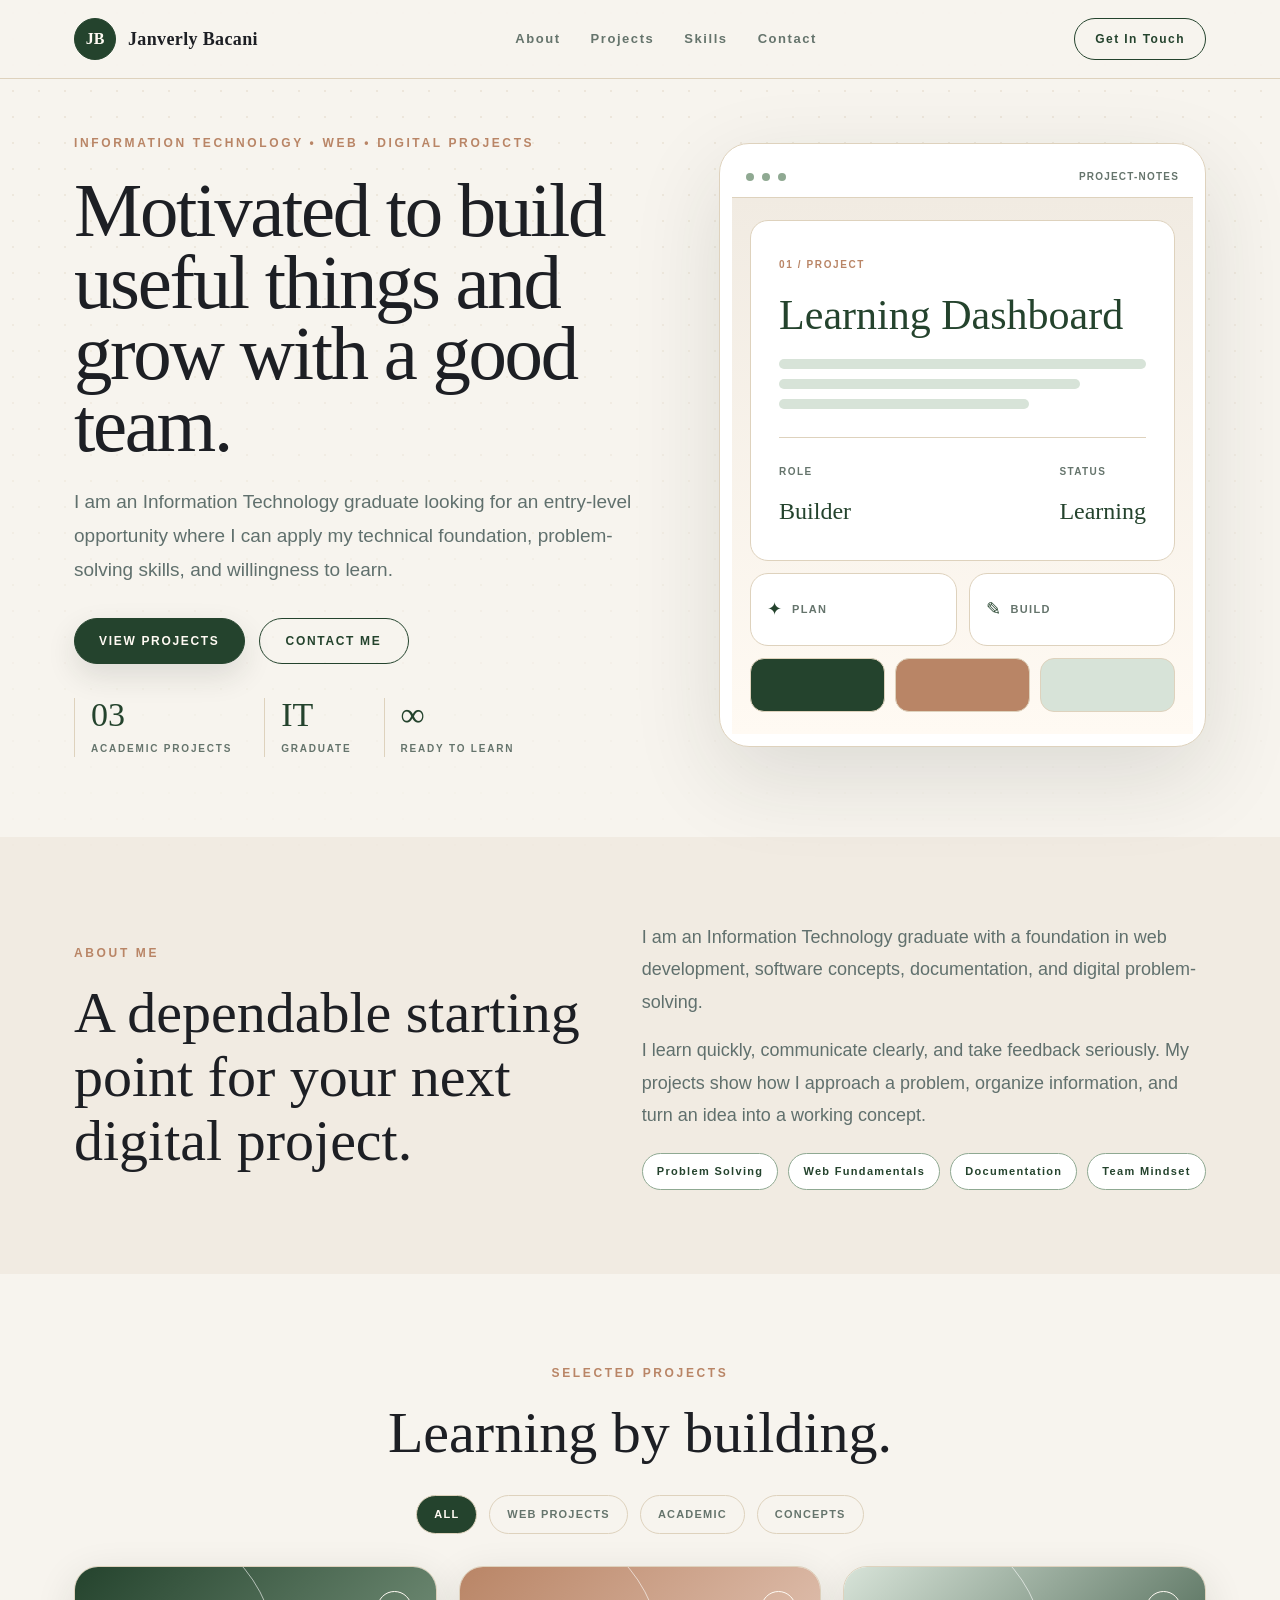
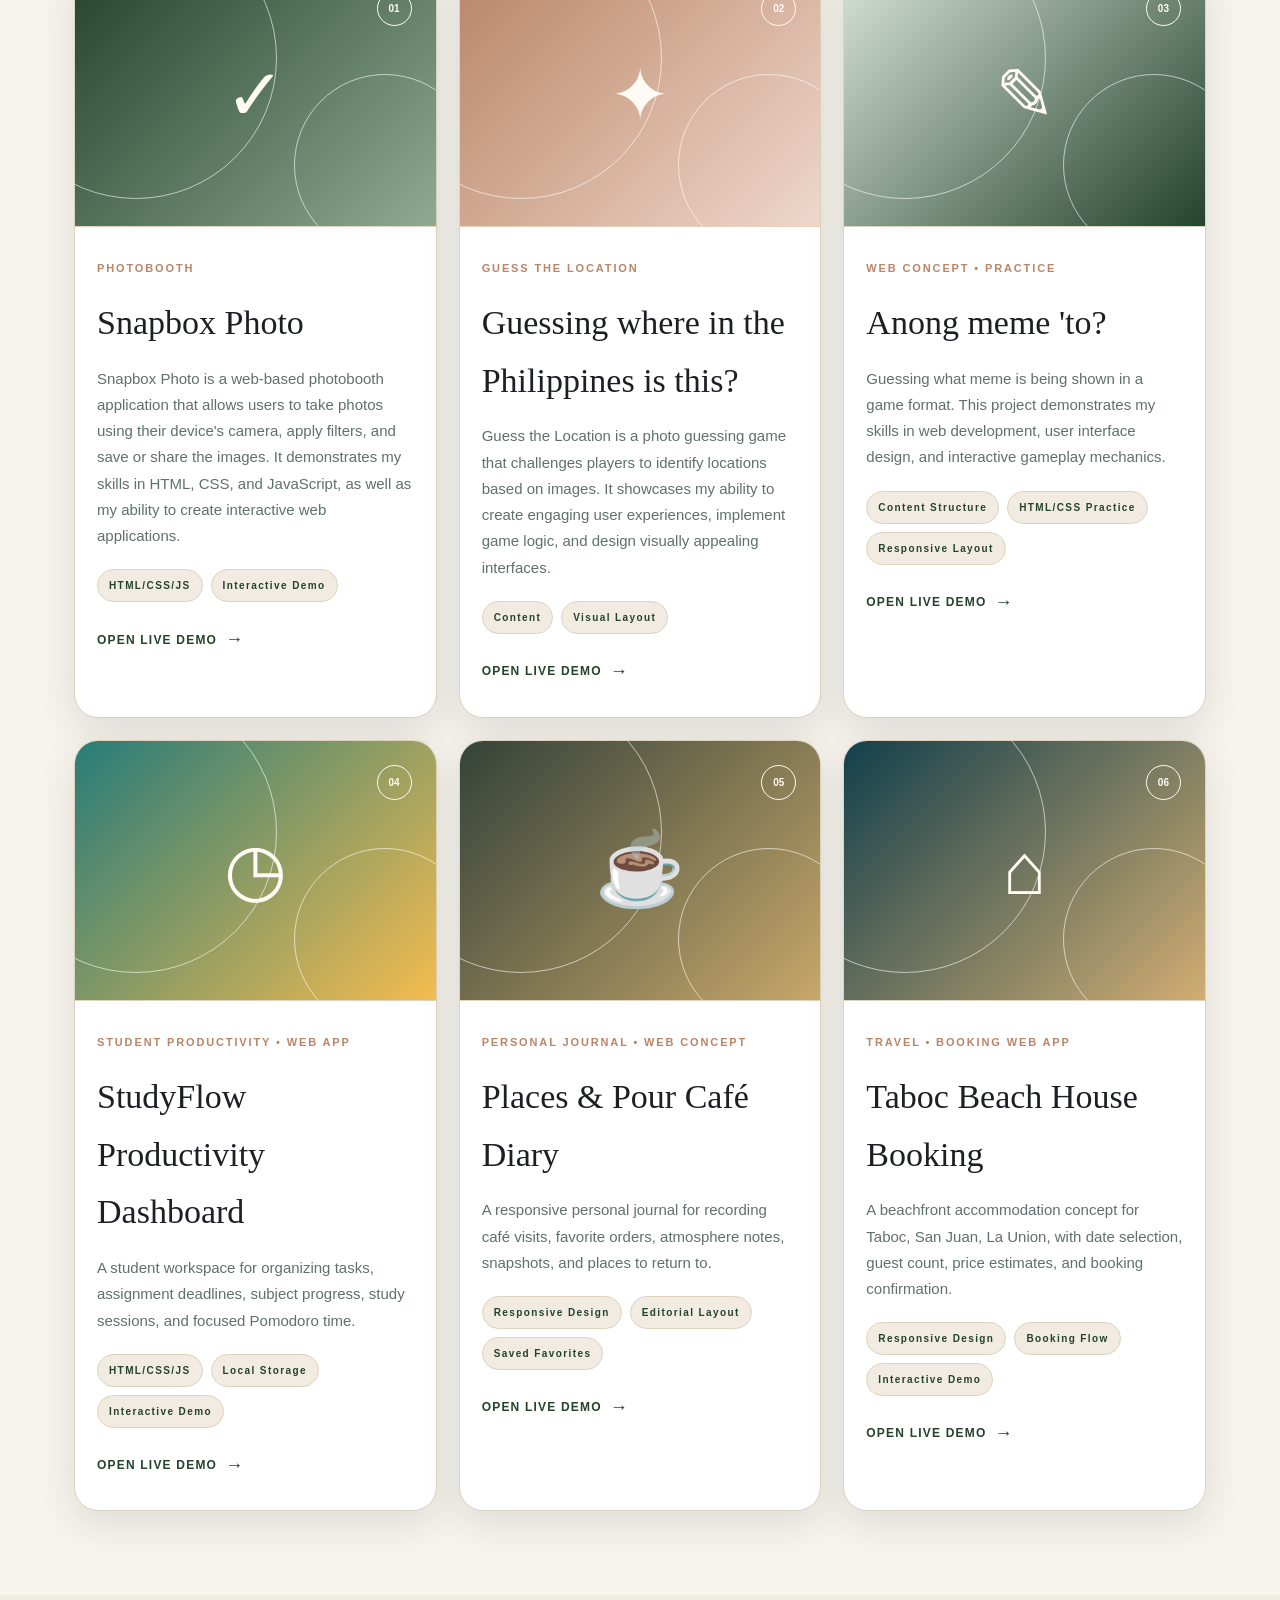
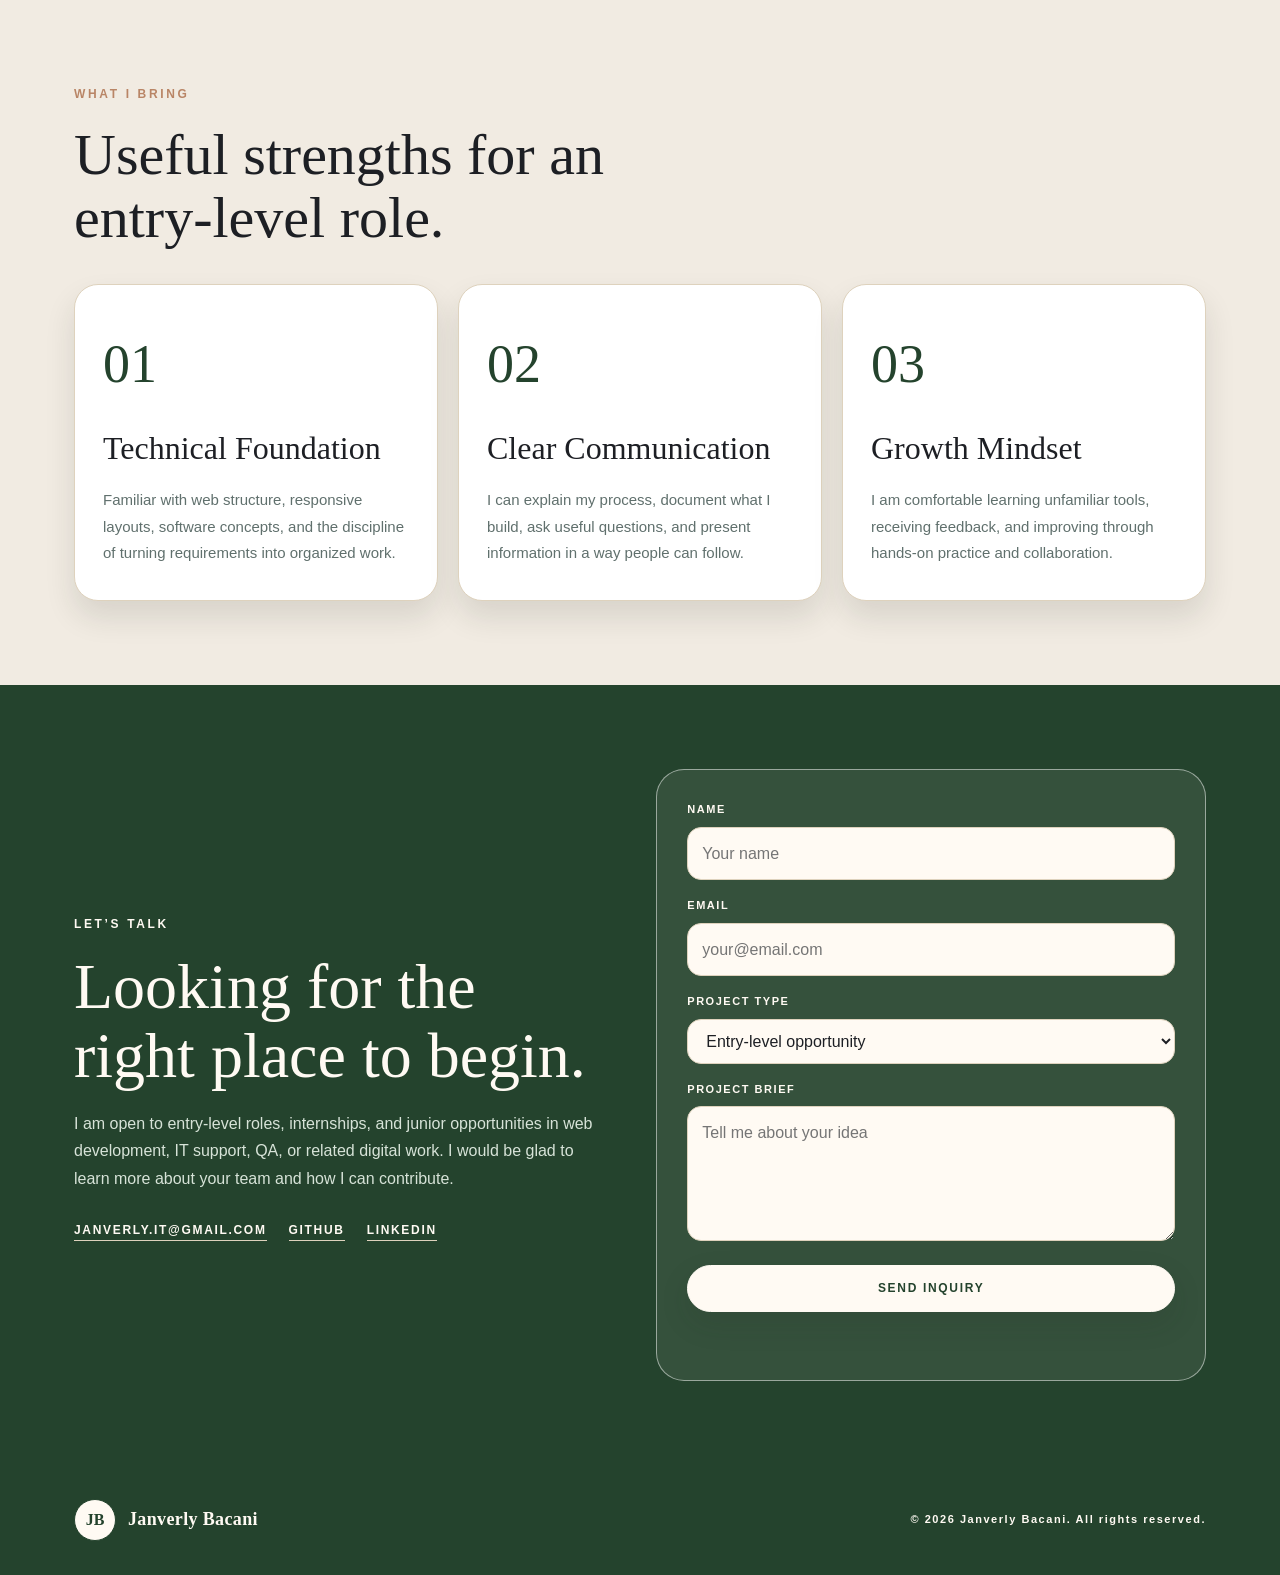
<file: index.html>
<!DOCTYPE html>
<html lang="en">
<head>
    <meta charset="UTF-8" />
    <meta name="viewport" content="width=device-width, initial-scale=1.0" />
    <meta name="description" content="Janverly Bacani — Information Technology graduate and aspiring web developer." />
    <title>Janverly Bacani | Information Technology Graduate</title>
    <link rel="stylesheet" href="style.css" />
</head>
<body>

<header class="site-header">
    <div class="container nav-wrap">
        <a class="brand" href="#home" aria-label="Janverly Bacani">
            <span class="brand-mark">JB</span>
            <span class="brand-text">Janverly Bacani</span>
        </a>

        <button class="nav-toggle" id="navToggle" aria-label="Open navigation" aria-controls="mainNav" aria-expanded="false">
            <span></span>
            <span></span>
            <span></span>
        </button>

        <nav class="main-nav" id="mainNav">
            <a href="#about">About</a>
            <a href="#work">Projects</a>
            <a href="#services">Skills</a>
            <a href="#contact">Contact</a>
        </nav>

        <a class="nav-cta" href="#contact">Get In Touch</a>
    </div>
</header>

<main>

<section class="hero" id="home">
    <div class="container hero-grid">
        <section class="hero-copy">
            <div class="hero-kicker">INFORMATION TECHNOLOGY • WEB • DIGITAL PROJECTS</div>
            <h1>Motivated to build useful things and grow with a good team.</h1>
            <p class="hero-lede">
                I am an Information Technology graduate looking for an entry-level opportunity
                where I can apply my technical foundation, problem-solving skills, and willingness to learn.
            </p>

            <div class="hero-actions">
                <a class="btn btn-primary" href="#work">View Projects</a>
                <a class="btn btn-secondary" href="#contact">Contact Me</a>
            </div>

            <div class="hero-stats">
                <div>
                    <span class="stat-number">03</span>
                    <span class="stat-label">Academic Projects</span>
                </div>
                <div>
                    <span class="stat-number">IT</span>
                    <span class="stat-label">Graduate</span>
                </div>
                <div>
                    <span class="stat-number">∞</span>
                    <span class="stat-label">Ready To Learn</span>
                </div>
            </div>
        </section>

        <aside class="hero-panel" aria-label="Project portfolio preview">
            <div class="hero-panel-card">
                <div class="panel-top">
                    <span class="panel-dot"></span>
                    <span class="panel-dot"></span>
                    <span class="panel-dot"></span>
                    <span class="panel-title">project-notes</span>
                </div>

                <div class="portfolio-preview">
                    <div class="preview-card preview-main">
                        <span class="preview-tag">01 / PROJECT</span>
                        <h3>Learning Dashboard</h3>
                        <div class="preview-lines">
                            <span></span>
                            <span></span>
                            <span></span>
                        </div>
                        <div class="preview-metrics">
                            <div>
                                <span class="metric-label">ROLE</span>
                                <span class="metric-value">Builder</span>
                            </div>
                            <div>
                                <span class="metric-label">STATUS</span>
                                <span class="metric-value">Learning</span>
                            </div>
                        </div>
                    </div>

                    <div class="preview-split">
                        <div class="preview-card small-card">
                            <span class="mini-icon">✦</span>
                            <span class="mini-label">Plan</span>
                        </div>
                        <div class="preview-card small-card">
                            <span class="mini-icon">✎</span>
                            <span class="mini-label">Build</span>
                        </div>
                    </div>

                    <div class="preview-grid">
                        <span class="grid-block grid-one"></span>
                        <span class="grid-block grid-two"></span>
                        <span class="grid-block grid-three"></span>
                    </div>
                </div>
            </div>
        </aside>
    </div>
</section>

<section class="section intro" id="about">
    <div class="container intro-grid">
        <div class="section-heading">
            <span class="section-label">About Me</span>
            <h2>A dependable starting point for your next digital project.</h2>
        </div>
        <div class="intro-copy">
            <p>
                I am an Information Technology graduate with a foundation in web development,
                software concepts, documentation, and digital problem-solving.
            </p>
            <p>
                I learn quickly, communicate clearly, and take feedback seriously. My projects
                show how I approach a problem, organize information, and turn an idea into a
                working concept.
            </p>

            <div class="about-tags">
                <span>Problem Solving</span>
                <span>Web Fundamentals</span>
                <span>Documentation</span>
                <span>Team Mindset</span>
            </div>
        </div>
    </div>
</section>

<section class="section portfolio" id="work">
    <div class="container">
        <div class="section-heading centered">
            <span class="section-label">Selected Projects</span>
            <h2>Learning by building.</h2>
        </div>

        <div class="filter-bar">
            <button class="filter-chip active" data-filter="all">All</button>
            <button class="filter-chip" data-filter="web">Web Projects</button>
            <button class="filter-chip" data-filter="academic">Academic</button>
            <button class="filter-chip" data-filter="concept">Concepts</button>
        </div>

        <div class="portfolio-grid">
            <article class="portfolio-card featured-project" data-category="web academic">
                <a class="project-image project-dashboard" href="photobooth-proj/index.html" aria-label="Open TestFlow QA test management system">
                    <span class="project-number">01</span>
                    <span class="project-icon">✓</span>
                </a>
                <div class="project-content">
                    <span class="project-type">Photobooth</span>
                    <h3>Snapbox Photo</h3>
                    <p>
                        Snapbox Photo is a web-based photobooth application that allows 
                        users to take photos using their device's camera, apply filters, 
                        and save or share the images. It demonstrates my skills in HTML, 
                        CSS, and JavaScript, as well as my ability to create interactive 
                        web applications.
                    </p>
                    <div class="project-meta">
                        <span>HTML/CSS/JS</span>
                        <span>Interactive Demo</span>
                    </div>
                    <a class="project-link" href="photobooth-proj/index.html">Open live demo <span>→</span></a>
                </div>
            </article>

            <article class="portfolio-card" data-category="academic concept">
                <div class="project-image project-brand">
                    <span class="project-number">02</span>
                    <span class="project-icon">✦</span>
                </div>
                <div class="project-content">
                    <span class="project-type">Guess the Location</span>
                    <h3>Guessing where in the Philippines is this?</h3>
                    <p>
                        Guess the Location is a photo guessing game that challenges players 
                        to identify locations based on images. It showcases my ability to 
                        create engaging user experiences, implement game logic, and design 
                        visually appealing interfaces.
                    </p>
                    <div class="project-meta">
                        <span>Content</span>
                        <span>Visual Layout</span>
                    </div>
                    <a class="project-link" href="guess-loc/index.html">Open live demo <span>→</span></a>
                </div>
            </article>

            <article class="portfolio-card" data-category="web concept">
                <div class="project-image project-mobile">
                    <span class="project-number">03</span>
                    <span class="project-icon">✎</span>
                </div>
                <div class="project-content">
                    <span class="project-type">WEB CONCEPT • PRACTICE</span>
                    <h3>Anong meme 'to?</h3>
                    <p>
                        Guessing what meme is being shown in a game format. 
                        This project demonstrates my skills in web development, 
                        user interface design, and interactive gameplay mechanics.
                    </p>
                    <div class="project-meta">
                        <span>Content Structure</span>
                        <span>HTML/CSS Practice</span>
                        <span>Responsive Layout</span>
                    </div>
                    <a class="project-link" href="brainrot-game/index.html">Open live demo <span>→</span></a>
                </div>
            </article>

            <article class="portfolio-card" data-category="web academic">
                <a class="project-image project-study" href="Student-dash/index.html" aria-label="Open StudyFlow student productivity dashboard">
                    <span class="project-number">04</span>
                    <span class="project-icon">◷</span>
                </a>
                <div class="project-content">
                    <span class="project-type">STUDENT PRODUCTIVITY • WEB APP</span>
                    <h3>StudyFlow Productivity Dashboard</h3>
                    <p>
                        A student workspace for organizing tasks, assignment deadlines,
                        subject progress, study sessions, and focused Pomodoro time.
                    </p>
                    <div class="project-meta">
                        <span>HTML/CSS/JS</span>
                        <span>Local Storage</span>
                        <span>Interactive Demo</span>
                    </div>
                    <a class="project-link" href="Student-dash/index.html">Open live demo <span>→</span></a>
                </div>
            </article>

            <article class="portfolio-card" data-category="web concept">
                <a class="project-image project-cafe" href="cafe/index.html" aria-label="Open Cafe Project website">
                    <span class="project-number">05</span>
                    <span class="project-icon">☕</span>
                </a>
                <div class="project-content">
                    <span class="project-type">PERSONAL JOURNAL • WEB CONCEPT</span>
                    <h3>Places & Pour Café Diary</h3>
                    <p>
                        A responsive personal journal for recording café visits, favorite
                        orders, atmosphere notes, snapshots, and places to return to.
                    </p>
                    <div class="project-meta">
                        <span>Responsive Design</span>
                        <span>Editorial Layout</span>
                        <span>Saved Favorites</span>
                    </div>
                    <a class="project-link" href="cafe/index.html">Open live demo <span>→</span></a>
                </div>
            </article>

            <article class="portfolio-card" data-category="web concept">
                <a class="project-image project-beach" href="transient/index.html" aria-label="Open Taboc Beach House booking website">
                    <span class="project-number">06</span>
                    <span class="project-icon">⌂</span>
                </a>
                <div class="project-content">
                    <span class="project-type">TRAVEL • BOOKING WEB APP</span>
                    <h3>Taboc Beach House Booking</h3>
                    <p>
                        A beachfront accommodation concept for Taboc, San Juan, La Union,
                        with date selection, guest count, price estimates, and booking confirmation.
                    </p>
                    <div class="project-meta">
                        <span>Responsive Design</span>
                        <span>Booking Flow</span>
                        <span>Interactive Demo</span>
                    </div>
                    <a class="project-link" href="transient/index.html">Open live demo <span>→</span></a>
                </div>
            </article>
        </div>
    </div>
</section>

<section class="section services" id="services">
    <div class="container">
        <div class="section-heading">
            <span class="section-label">What I Bring</span>
            <h2>Useful strengths for an entry-level role.</h2>
        </div>

        <div class="service-grid">
            <article class="service-card">
                <span class="service-icon">01</span>
                <h3>Technical Foundation</h3>
                <p>
                    Familiar with web structure, responsive layouts, software concepts,
                    and the discipline of turning requirements into organized work.
                </p>
            </article>

            <article class="service-card">
                <span class="service-icon">02</span>
                <h3>Clear Communication</h3>
                <p>
                    I can explain my process, document what I build, ask useful questions,
                    and present information in a way people can follow.
                </p>
            </article>

            <article class="service-card">
                <span class="service-icon">03</span>
                <h3>Growth Mindset</h3>
                <p>
                    I am comfortable learning unfamiliar tools, receiving feedback,
                    and improving through hands-on practice and collaboration.
                </p>
            </article>
        </div>
    </div>
</section>

<section class="section contact" id="contact">
    <div class="container contact-grid">
        <div>
            <span class="section-label">Let’s Talk</span>
            <h2>Looking for the right place to begin.</h2>
            <p class="contact-copy">
                I am open to entry-level roles, internships, and junior opportunities in
                web development, IT support, QA, or related digital work. I would be glad
                to learn more about your team and how I can contribute.
            </p>

            <div class="contact-links">
                <a class="contact-link" href="mailto:your-email@example.com">janverly.it@gmail.com</a>
                <a class="contact-link" href="https://github.com/Janverly" target="_blank" rel="noreferrer">GitHub</a>
                <a class="contact-link" href="https://www.linkedin.com/in/janverly-mhay-bacani/" target="_blank" rel="noreferrer">LinkedIn</a>
            </div>
        </div>

        <form class="contact-form" id="contactForm">
            <label>
                <span>Name</span>
                <input type="text" name="name" placeholder="Your name" autocomplete="name" required />
            </label>
            <label>
                <span>Email</span>
                <input type="email" name="email" placeholder="your@email.com" autocomplete="email" required />
            </label>
            <label>
                <span>Project Type</span>
                <select name="project-type">
                    <option>Entry-level opportunity</option>
                    <option>Internship</option>
                    <option>Web development</option>
                    <option>IT support or QA</option>
                    <option>Other</option>
                </select>
            </label>
            <label>
                <span>Project Brief</span>
                <textarea name="brief" rows="4" placeholder="Tell me about your idea" required></textarea>
            </label>
            <button class="btn btn-primary form-btn" type="submit">Send Inquiry</button>
            <p class="form-status" id="formStatus" role="status" aria-live="polite"></p>
        </form>
    </div>
</section>

</main>

<footer class="site-footer">
    <div class="container footer-wrap">
        <a class="brand footer-brand" href="#home">
            <span class="brand-mark">JB</span>
            <span class="brand-text">Janverly Bacani</span>
        </a>
        <span class="footer-copy">© 2026 Janverly Bacani. All rights reserved.</span>
    </div>
</footer>

<script src="script.js"></script>
</body>
</html>
</file>
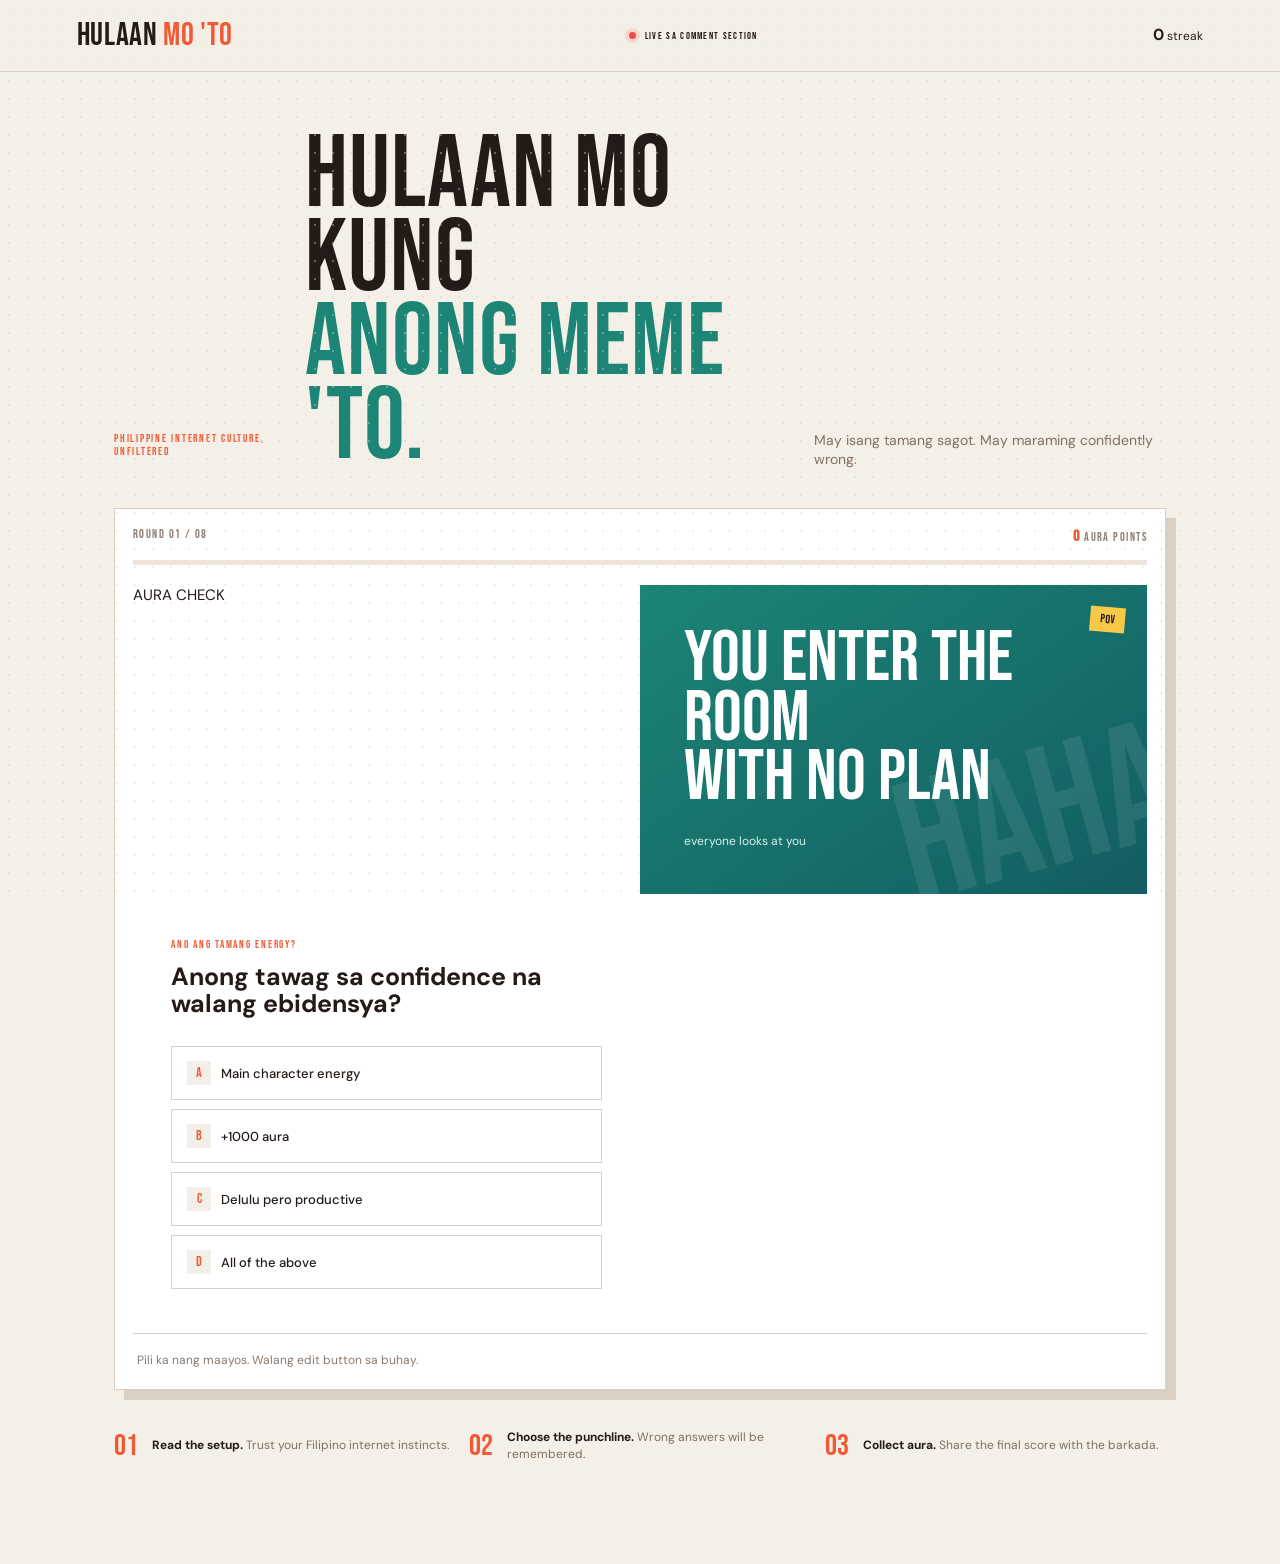
<file: brainrot-game/index.html>
<!doctype html>
<html lang="en">
  <head>
    <meta charset="UTF-8" />
    <meta name="viewport" content="width=device-width, initial-scale=1.0" />
    <meta
      name="description"
      content="Hulaan Mo 'To: Filipino meme guessing game"
    />
    <title>Hulaan Mo 'To | Filipino Meme Guessing Game</title>
    <link rel="preconnect" href="https://fonts.googleapis.com" />
    <link rel="preconnect" href="https://fonts.gstatic.com" crossorigin />
    <link
      href="https://fonts.googleapis.com/css2?family=Bebas+Neue&family=DM+Sans:wght@400;500;700&display=swap"
      rel="stylesheet"
    />
    <link rel="stylesheet" href="style.css" />
  </head>
  <body>
    <header class="topbar">
      <a class="logo" href="#">HULAAN <span>MO 'TO</span></a>
      <div class="live"><i></i> LIVE SA COMMENT SECTION</div>
      <div class="streak"><b id="streak">0</b> streak</div>
    </header>
    <main>
      <section class="hero">
        <p class="kicker">PHILIPPINE INTERNET CULTURE, UNFILTERED</p>
        <h1>HUlaan mo kung<br /><em>anong meme 'to.</em></h1>
        <p class="sub">
          May isang tamang sagot. May maraming confidently wrong.
        </p>
      </section>
      <section class="game-shell">
        <div class="game-top">
          <span id="roundLabel">ROUND 01 / 08</span
          ><span><b id="score">0</b> AURA POINTS</span>
        </div>
        <div class="progress"><i id="progressBar"></i></div>
        <article class="meme-card">
          <div class="card-tag" id="tag">CURRENTLY VIRAL</div>
          <div class="meme-visual" id="visual">
            <div class="visual-sticker">POV</div>
            <div class="visual-copy" id="visualCopy"></div>
            <div class="visual-caption" id="visualCaption"></div>
          </div>
          <div class="prompt">
            <p class="kicker">ANO ANG TAMANG ENERGY?</p>
            <h2 id="question"></h2>
            <div class="answers" id="answers"></div>
          </div>
        </article>
        <div class="game-bottom">
          <span id="feedback"
            >Pili ka nang maayos. Walang edit button sa buhay.</span
          ><button class="next hidden" id="nextButton">
            NEXT MEME <span>→</span>
          </button>
        </div>
      </section>
      <section class="side-note">
        <span>01</span>
        <p><b>Read the setup.</b> Trust your Filipino internet instincts.</p>
        <span>02</span>
        <p><b>Choose the punchline.</b> Wrong answers will be remembered.</p>
        <span>03</span>
        <p><b>Collect aura.</b> Share the final score with the barkada.</p>
      </section>
    </main>
    <div class="toast" id="toast"></div>
    <script src="script.js"></script>
  </body>
</html>
</file>
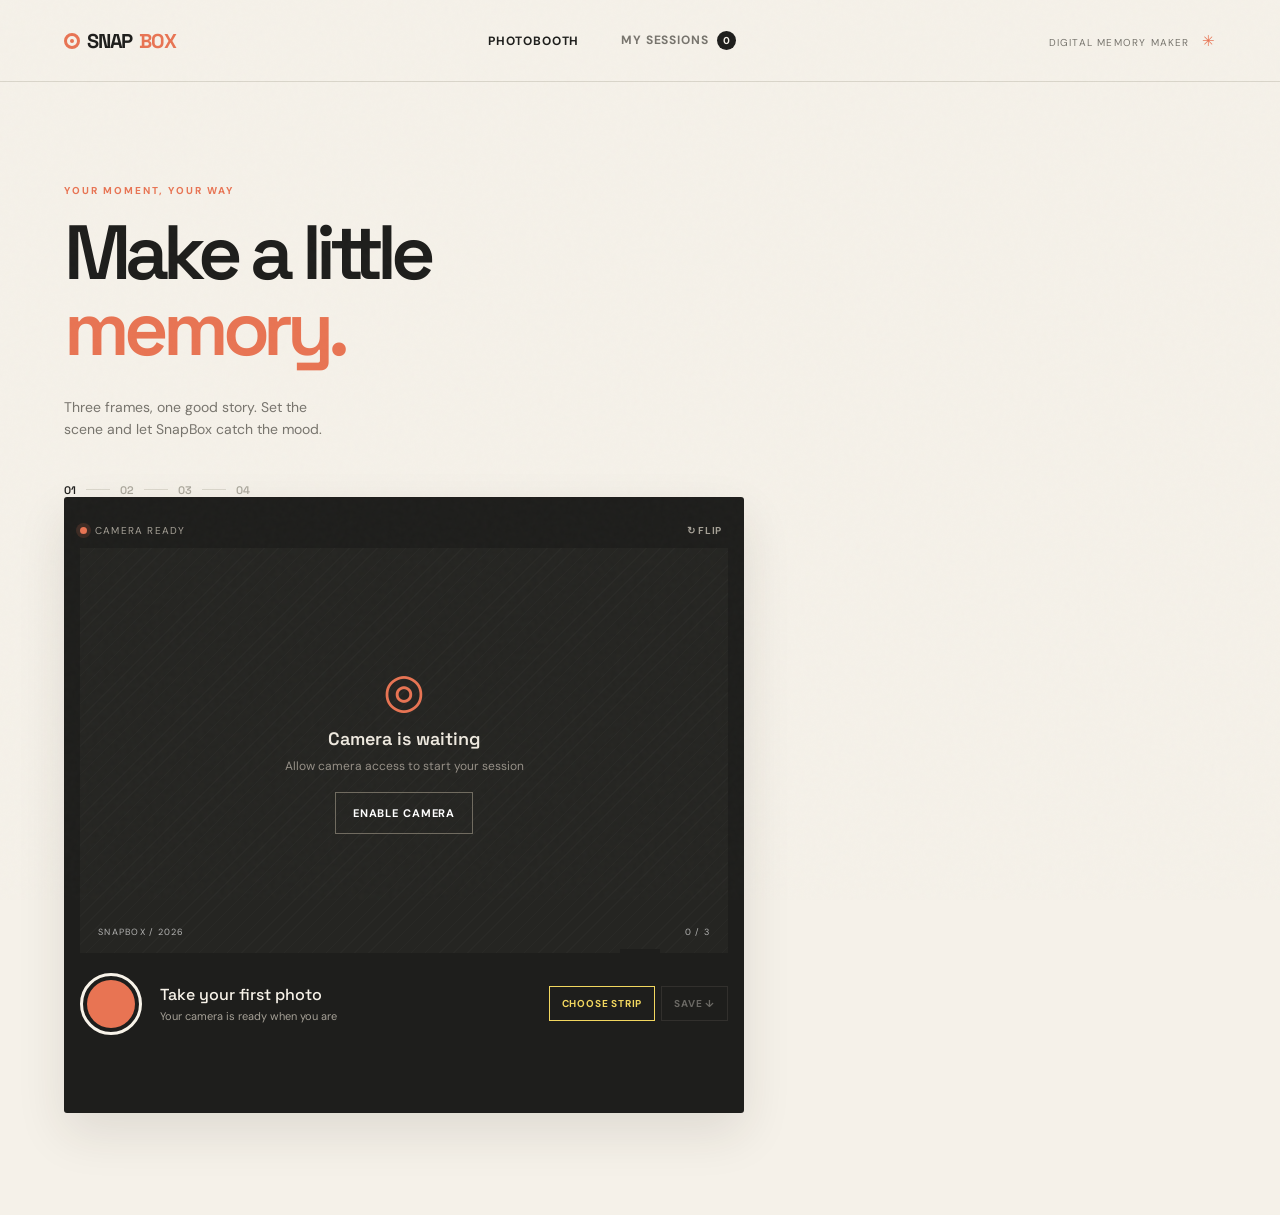
<file: photobooth-proj/index.html>
<!doctype html>
<html lang="en">
  <head>
    <meta charset="UTF-8" />
    <meta name="viewport" content="width=device-width, initial-scale=1.0" />
    <meta
      name="description"
      content="SnapBox digital photobooth for capturing, styling, and saving photo sessions."
    />
    <title>SnapBox | Digital Photobooth</title>
    <link rel="preconnect" href="https://fonts.googleapis.com" />
    <link rel="preconnect" href="https://fonts.gstatic.com" crossorigin />
    <link
      href="https://fonts.googleapis.com/css2?family=DM+Sans:wght@400;500;600;700&family=Space+Grotesk:wght@500;600;700&display=swap"
      rel="stylesheet"
    />
    <link rel="stylesheet" href="style.css" />
  </head>
  <body>
    <div class="grain" aria-hidden="true"></div>
    <header class="topbar">
      <a class="brand" href="#booth" aria-label="SnapBox home"
        ><span class="brand-dot"></span>SNAP<span>BOX</span></a
      >
      <nav class="main-nav" aria-label="Main navigation">
        <button class="nav-link active" data-screen="booth">Photobooth</button>
        <button class="nav-link" data-screen="sessions">
          My sessions <span class="session-count" id="sessionCount">0</span>
        </button>
      </nav>
      <div class="topbar-note">DIGITAL MEMORY MAKER <span>✳</span></div>
    </header>

    <main>
      <section class="screen booth-screen active" id="boothScreen">
        <div class="intro-copy">
          <p class="kicker">YOUR MOMENT, YOUR WAY</p>
          <h1>Make a little<br /><em>memory.</em></h1>
          <p class="intro-text">
            Three frames, one good story. Set the scene and let SnapBox catch
            the mood.
          </p>
          <div class="stepper" aria-label="Photobooth steps">
            <span class="current">01</span><i></i><span>02</span><i></i
            ><span>03</span><i></i><span>04</span>
          </div>
        </div>

        <div class="booth-card">
          <div class="booth-toolbar">
            <span class="live-dot"></span
            ><span id="cameraStatus">CAMERA READY</span
            ><span class="toolbar-spacer"></span
            ><button class="text-control" id="flipCamera" type="button">
              ↻ FLIP
            </button>
          </div>
          <div class="camera-window" id="cameraWindow">
            <video id="camera" autoplay playsinline muted></video>
            <div class="camera-placeholder" id="cameraPlaceholder">
              <span class="placeholder-icon">◎</span
              ><strong>Camera is waiting</strong
              ><small id="cameraHelp"
                >Allow camera access to start your session</small>
              <div class="camera-start-actions">
                <button class="outline-button" id="startCamera" type="button">
                  Enable camera
                </button>
              </div>
            </div>
            <div class="camera-overlay">
              <span>SNAPBOX / 2026</span><span id="shotCounter">0 / 3</span>
            </div>
            <div class="countdown" id="countdown" aria-live="polite"></div>
          </div>
          <div class="capture-row">
            <button
              class="shutter"
              id="captureButton"
              type="button"
              aria-label="Take photo"
            >
              <span></span>
            </button>
            <div class="capture-copy">
              <strong id="captureLabel">Take your first photo</strong
              ><span id="captureHint">Your camera is ready when you are</span>
            </div>
            <div class="photo-save-actions">
              <button
                class="save-photo-button design-strip-button"
                id="designStripButton"
                type="button"
              >
                Choose strip
              </button>
              <button
                class="save-photo-button"
                id="saveAllButton"
                type="button"
                disabled
              >
                Save ↓
              </button>
            </div>
          </div>
          <div
            class="thumbnail-row"
            id="thumbnailRow"
            aria-label="Captured photos"
          ></div>
        </div>
      </section>

      <section class="screen customize-screen" id="customizeScreen">
        <div class="section-heading">
          <div>
            <p class="kicker">THE GOOD PART</p>
            <h2>Style your <em>strip.</em></h2>
          </div>
          <button class="back-button" data-screen="booth">
            ← Back to camera
          </button>
        </div>
        <div class="customize-layout">
          <div class="strip-stage">
            <div class="photo-strip" id="photoStrip">
              <div class="strip-head">
                SNAP<span>BOX</span><small>YOUR MOMENT, YOUR WAY</small>
              </div>
              <div class="strip-photos" id="stripPhotos"></div>
              <p class="strip-caption" id="stripCaptionPreview">
                A little memory
              </p>
              <div class="strip-footer">SNAPBOX <span>✳</span> 2026</div>
            </div>
          </div>
          <div class="controls-panel">
            <div class="control-group">
              <div class="control-label">
                <span>01</span><strong>Strip design</strong>
              </div>
              <div class="choice-grid template-choices">
                <button class="choice active" data-template="classic">
                  <span class="design-preview design-classic"
                    ><i></i><i></i><i></i></span
                  ><b>Classic</b><small>clean + warm</small></button
                ><button class="choice" data-template="film">
                  <span class="design-preview design-film"
                    ><i></i><i></i><i></i></span
                  ><b>Film</b><small>date stamp</small></button
                ><button class="choice" data-template="polaroid">
                  <span class="design-preview design-polaroid"
                    ><i></i><i></i><i></i></span
                  ><b>Polaroid</b><small>airy + soft</small></button
                ><button class="choice" data-template="minimal">
                  <span class="design-preview design-minimal"
                    ><i></i><i></i><i></i></span
                  ><b>Minimal</b><small>black + white</small>
                </button>
                <button class="choice" data-template="olive">
                  <span class="design-preview design-olive"
                    ><i></i><i></i><i></i></span
                  ><b>Olive</b><small>bold + playful</small>
                </button>
                <button class="choice" data-template="cocoa">
                  <span class="design-preview design-cocoa"
                    ><i></i><i></i><i></i></span
                  ><b>Cocoa</b><small>soft + retro</small>
                </button>
              </div>
            </div>
            <div class="control-group">
              <div class="control-label">
                <span>02</span><strong>Filter</strong>
              </div>
              <div class="filter-row">
                <button class="filter-choice active" data-filter="original">
                  <i class="filter-swatch original"></i>Original</button
                ><button class="filter-choice" data-filter="bw">
                  <i class="filter-swatch bw"></i>B&amp;W</button
                ><button class="filter-choice" data-filter="vintage">
                  <i class="filter-swatch vintage"></i>Vintage</button
                ><button class="filter-choice" data-filter="warm">
                  <i class="filter-swatch warm"></i>Warm</button
                ><button class="filter-choice" data-filter="cool">
                  <i class="filter-swatch cool"></i>Cool
                </button>
              </div>
            </div>
            <div class="control-group">
              <div class="control-label">
                <span>03</span><strong>Caption</strong>
              </div>
              <input
                class="caption-input"
                id="captionInput"
                maxlength="38"
                value="A little memory"
                placeholder="Write a caption..."
              />
            </div>
            <div class="control-group">
              <div class="control-label">
                <span>04</span><strong>Background</strong>
              </div>
              <div class="background-row">
                <button
                  class="background-choice active"
                  data-background="paper"
                ></button
                ><button
                  class="background-choice blush"
                  data-background="blush"
                ></button
                ><button
                  class="background-choice ink"
                  data-background="ink"
                ></button
                ><button
                  class="background-choice lemon"
                  data-background="lemon"
                ></button
                ><button
                  class="background-choice mint"
                  data-background="mint"
                ></button>
              </div>
            </div>
            <div class="action-row">
              <button class="outline-button" id="retakeButton" type="button">
                Retake photos</button
              ><button class="outline-button" id="printButton" type="button">
                Print strip</button
              ><button class="outline-button" id="downloadButton" type="button">
                Download PNG</button
              ><button class="primary-button" id="saveButton" type="button">
                Save session <span>↗</span>
              </button>
            </div>
          </div>
        </div>
      </section>

      <section class="screen sessions-screen" id="sessionsScreen">
        <div class="section-heading sessions-heading">
          <div>
            <p class="kicker">YOUR ARCHIVE</p>
            <h2>My photo <em>sessions.</em></h2>
            <p class="section-subtitle">
              The little moments worth keeping close.
            </p>
          </div>
          <button class="primary-button" data-screen="booth">
            New session <span>+</span>
          </button>
        </div>
        <div class="sessions-toolbar">
          <span><strong id="sessionTotal">0</strong> saved sessions</span
          ><label class="search-box"
            ><span>⌕</span
            ><input id="sessionSearch" placeholder="Search sessions"
          /></label>
        </div>
        <div class="sessions-grid" id="sessionsGrid"></div>
        <div class="empty-state" id="emptyState">
          <div class="empty-mark">✳</div>
          <h3>No memories here yet.</h3>
          <p>Your next favorite photo strip starts with one click.</p>
          <button class="primary-button" data-screen="booth">
            Open photobooth <span>↗</span>
          </button>
        </div>
      </section>
    </main>

    <dialog class="session-dialog" id="sessionDialog">
      <form method="dialog" id="sessionForm">
        <button class="dialog-close" value="cancel" aria-label="Close">
          ×
        </button>
        <p class="kicker">SAVE TO YOUR ARCHIVE</p>
        <h2>Name this <em>moment.</em></h2>
        <label
          >Session name<input
            id="sessionName"
            maxlength="34"
            required
            placeholder="Friday night out"
        /></label>
        <div class="dialog-actions">
          <button class="outline-button" value="cancel">Cancel</button
          ><button class="primary-button" id="confirmSave" value="default">
            Save session <span>↗</span>
          </button>
        </div>
      </form>
    </dialog>
    <div class="toast" id="toast" role="status"></div>
    <script src="script.js"></script>
  </body>
</html>
</file>
<file: style.css>
/* =====================================================
   ROOT VARIABLES
===================================================== */
:root {
    --bg: #f7f4ee;
    --panel: #ffffff;
    --surface: #f1ebe2;
    --text: #1d1f24;
    --muted: #60706d;
    --soft: #65746c;
    --line: #ded2bd;
    --sage: #8fa992;
    --sage-dark: #334b3e;
    --sage-light: #d7e3d8;
    --sage-strong: #24432d;
    --clay: #b98566;
    --clay-light: #efd7cb;
    --cream: #fffaf3;
    --shadow: rgba(33, 42, 34, 0.12);
    --max-width: 1180px;
    --serif: "Iowan Old Style", "Baskerville", "Georgia", serif;
    --sans: "Inter", "Avenir Next", "Poppins", "Segoe UI", Arial, sans-serif;
}

* {
    box-sizing: border-box;
    margin: 0;
    padding: 0;
}

html {
    scroll-behavior: smooth;
}

body {
    background: var(--bg);
    color: var(--text);
    font-family: var(--sans);
    line-height: 1.7;
    overflow-x: hidden;
}

body::before {
    content: "";
    position: fixed;
    inset: 0;
    background-image: radial-gradient(var(--line) 0.8px, transparent 0.8px);
    background-size: 26px 26px;
    opacity: 0.45;
    pointer-events: none;
    mask-image: linear-gradient(180deg, black, transparent 100%);
}

a {
    color: inherit;
    text-decoration: none;
}

button,
input,
textarea,
select {
    font: inherit;
}

:focus-visible {
    outline: 3px solid var(--clay);
    outline-offset: 4px;
}

img {
    max-width: 100%;
}

.container {
    max-width: var(--max-width);
    margin: 0 auto;
    padding: 0 24px;
}

/* =====================================================
   HEADER
===================================================== */
.site-header {
    position: sticky;
    top: 0;
    z-index: 20;
    background: rgba(247, 244, 238, 0.86);
    border-bottom: 1px solid var(--line);
    backdrop-filter: blur(14px);
}

.nav-wrap {
    min-height: 78px;
    display: flex;
    align-items: center;
    justify-content: space-between;
    gap: 24px;
}

.brand {
    display: flex;
    align-items: center;
    gap: 12px;
    font-family: var(--serif);
    color: var(--text);
}

.brand-mark {
    width: 42px;
    height: 42px;
    border-radius: 50%;
    display: flex;
    align-items: center;
    justify-content: center;
    background: var(--sage-strong);
    color: var(--cream);
    font-family: var(--serif);
    font-size: 16px;
    font-weight: 700;
    border: 1px solid var(--sage-strong);
}

.brand-text {
    font-size: 18px;
    font-weight: 700;
    letter-spacing: 0.02em;
}

.main-nav {
    display: flex;
    align-items: center;
    gap: 30px;
}

.main-nav a {
    color: var(--soft);
    font-size: 13px;
    font-weight: 700;
    letter-spacing: 0.12em;
    position: relative;
}

.main-nav a::after {
    content: "";
    position: absolute;
    left: 0;
    bottom: -8px;
    width: 100%;
    height: 2px;
    background: var(--sage-strong);
    transform: scaleX(0);
    transform-origin: left;
    transition: transform 0.3s ease;
}

.main-nav a:hover::after {
    transform: scaleX(1);
}

.nav-cta {
    padding: 10px 20px;
    border-radius: 30px;
    border: 1px solid var(--sage-strong);
    color: var(--sage-strong);
    font-weight: 700;
    font-size: 12px;
    letter-spacing: 0.12em;
}

.nav-toggle {
    display: none;
    background: transparent;
    border: none;
    width: 44px;
    height: 44px;
    align-items: center;
    justify-content: center;
    flex-direction: column;
    gap: 4px;
}

.nav-toggle span {
    width: 22px;
    height: 2px;
    background: var(--sage-strong);
}

/* =====================================================
   HERO
===================================================== */
.hero {
    padding: 54px 0 80px;
    background: var(--bg);
}

.hero-grid {
    display: grid;
    grid-template-columns: 1.1fr 0.9fr;
    gap: 50px;
    align-items: center;
}

.hero-copy {
    max-width: 620px;
    animation: rise-in 0.8s ease both;
}

.hero-kicker,
.section-label {
    color: var(--clay);
    font-size: 12px;
    font-weight: 800;
    letter-spacing: 0.22em;
    text-transform: uppercase;
}

.hero-copy h1 {
    margin-top: 22px;
    font-family: var(--serif);
    font-size: clamp(58px, 6vw, 90px);
    line-height: 0.93;
    font-weight: 500;
    color: var(--text);
    letter-spacing: -0.03em;
}

.hero-lede {
    margin-top: 24px;
    color: var(--muted);
    font-size: 19px;
    line-height: 1.8;
    max-width: 570px;
}

.hero-actions {
    display: flex;
    align-items: center;
    gap: 14px;
    margin-top: 30px;
}

.btn {
    display: inline-flex;
    align-items: center;
    justify-content: center;
    gap: 8px;
    min-width: 150px;
    padding: 12px 24px;
    border-radius: 30px;
    border: 1px solid var(--sage-strong);
    font-size: 12px;
    font-weight: 800;
    letter-spacing: 0.14em;
    text-transform: uppercase;
    transition: transform 0.25s ease, box-shadow 0.25s ease, background 0.25s ease;
}

.btn:hover {
    transform: translateY(-3px);
}

.btn-primary {
    background: var(--sage-strong);
    color: var(--cream);
    box-shadow: 0 12px 30px var(--shadow);
}

.btn-secondary {
    background: transparent;
    color: var(--sage-strong);
}

.hero-stats {
    display: flex;
    align-items: center;
    gap: 32px;
    margin-top: 34px;
    flex-wrap: wrap;
}

.hero-stats div {
    border-left: 1px solid var(--line);
    padding-left: 16px;
}

.stat-number {
    display: block;
    font-family: var(--serif);
    font-size: 34px;
    line-height: 1;
    color: var(--sage-strong);
}

.stat-label {
    display: block;
    margin-top: 8px;
    color: var(--soft);
    font-size: 10px;
    font-weight: 700;
    letter-spacing: 0.18em;
    text-transform: uppercase;
}

.hero-panel {
    min-width: 330px;
    animation: rise-in 0.8s 0.12s ease both;
}

@keyframes rise-in {
    from {
        opacity: 0;
        transform: translateY(18px);
    }
    to {
        opacity: 1;
        transform: translateY(0);
    }
}

.hero-panel-card {
    background: var(--panel);
    border: 1px solid var(--line);
    border-radius: 30px;
    padding: 12px;
    box-shadow: 0 30px 90px var(--shadow);
    position: relative;
}

.panel-top {
    display: flex;
    align-items: center;
    gap: 8px;
    height: 42px;
    border-bottom: 1px solid var(--line);
    padding: 0 14px;
}

.panel-dot {
    width: 8px;
    height: 8px;
    border-radius: 50%;
    background: var(--sage);
}

.panel-title {
    margin-left: auto;
    color: var(--soft);
    font-size: 10px;
    font-weight: 800;
    letter-spacing: 0.12em;
    text-transform: uppercase;
}

.portfolio-preview {
    padding: 22px 18px;
    background: linear-gradient(180deg, var(--surface), var(--cream));
    min-height: 410px;
}

.preview-card {
    background: var(--panel);
    border: 1px solid var(--line);
    border-radius: 18px;
}

.preview-main {
    padding: 28px;
}

.preview-tag {
    color: var(--clay);
    font-size: 10px;
    font-weight: 800;
    letter-spacing: 0.16em;
}

.preview-main h3 {
    margin-top: 16px;
    font-family: var(--serif);
    font-size: 42px;
    line-height: 1.12;
    font-weight: 500;
    color: var(--sage-strong);
}

.preview-lines {
    margin-top: 20px;
    display: flex;
    flex-direction: column;
    gap: 10px;
}

.preview-lines span {
    display: block;
    height: 10px;
    border-radius: 14px;
    background: var(--sage-light);
    width: 100%;
}

.preview-lines span:nth-child(2) {
    width: 82%;
}

.preview-lines span:nth-child(3) {
    width: 68%;
}

.preview-metrics {
    display: flex;
    gap: 16px;
    justify-content: space-between;
    align-items: center;
    margin-top: 28px;
    border-top: 1px solid var(--line);
    padding-top: 18px;
}

.metric-label {
    font-size: 10px;
    font-weight: 700;
    color: var(--soft);
    letter-spacing: 0.14em;
    text-transform: uppercase;
}

.metric-value {
    display: block;
    margin-top: 8px;
    font-family: var(--serif);
    color: var(--sage-strong);
    font-size: 24px;
}

.preview-split {
    display: grid;
    grid-template-columns: repeat(2, 1fr);
    gap: 12px;
    margin: 12px 0;
}

.small-card {
    padding: 20px 16px;
    display: flex;
    align-items: center;
    gap: 10px;
}

.mini-icon {
    color: var(--sage-strong);
    font-size: 18px;
}

.mini-label {
    color: var(--soft);
    font-size: 11px;
    font-weight: 800;
    letter-spacing: 0.12em;
    text-transform: uppercase;
}

.preview-grid {
    display: grid;
    grid-template-columns: repeat(3, 1fr);
    gap: 10px;
}

.grid-block {
    display: block;
    min-height: 54px;
    border-radius: 14px;
    background: var(--sage-strong);
    border: 1px solid var(--line);
}

.grid-two {
    background: var(--clay);
}

.grid-three {
    background: var(--sage-light);
}

/* =====================================================
   GLOBAL SECTIONS
===================================================== */
.section {
    padding: 84px 0;
}

.section-heading {
    max-width: 660px;
}

.section-heading.centered {
    text-align: center;
    margin: 0 auto 30px;
}

.section-heading h2 {
    font-family: var(--serif);
    font-weight: 500;
    font-size: clamp(44px, 5vw, 58px);
    line-height: 1.1;
    color: var(--text);
    margin-top: 16px;
}

.section-heading p {
    color: var(--muted);
}

/* =====================================================
   ABOUT
===================================================== */
.intro {
    background: var(--surface);
}

.intro-grid {
    display: grid;
    grid-template-columns: 0.9fr 1fr;
    gap: 60px;
    align-items: center;
}

.intro-copy p {
    font-size: 18px;
    color: var(--muted);
    line-height: 1.8;
}

.intro-copy p + p {
    margin-top: 16px;
}

.about-tags {
    display: flex;
    flex-wrap: wrap;
    gap: 10px;
    margin-top: 22px;
}

.about-tags span {
    font-size: 11px;
    font-weight: 800;
    letter-spacing: 0.12em;
    color: var(--sage-strong);
    border: 1px solid var(--sage);
    border-radius: 999px;
    padding: 8px 14px;
    background: var(--panel);
}

/* =====================================================
   PORTFOLIO
===================================================== */
.portfolio {
    background: var(--bg);
}

.filter-bar {
    display: flex;
    align-items: center;
    justify-content: center;
    gap: 12px;
    flex-wrap: wrap;
    margin-bottom: 32px;
}

.filter-chip {
    border: 1px solid var(--line);
    background: transparent;
    color: var(--soft);
    padding: 9px 17px;
    border-radius: 999px;
    font-size: 11px;
    font-weight: 800;
    letter-spacing: 0.11em;
    text-transform: uppercase;
    cursor: pointer;
}

.filter-chip.active,
.filter-chip:hover {
    background: var(--sage-strong);
    color: var(--cream);
}

.portfolio-grid {
    display: grid;
    grid-template-columns: repeat(3, 1fr);
    gap: 22px;
    align-items: stretch;
}

.portfolio-card {
    background: var(--panel);
    border: 1px solid var(--line);
    border-radius: 24px;
    overflow: hidden;
    box-shadow: 0 12px 40px var(--shadow);
    transition: transform 0.35s ease, box-shadow 0.35s ease, opacity 0.35s ease;
}

.portfolio-card:hover {
    transform: translateY(-8px);
    box-shadow: 0 24px 60px var(--shadow);
}

.portfolio-card.hidden {
    display: none;
}

.project-image {
    min-height: 260px;
    position: relative;
    display: flex;
    align-items: center;
    justify-content: center;
    border-bottom: 1px solid var(--line);
    overflow: hidden;
}

.project-image:hover .project-icon {
    transform: scale(1.12) rotate(-8deg);
}

.project-image::before,
.project-image::after {
    content: "";
    position: absolute;
    border-radius: 50%;
    border: 1px solid rgba(255,255,255,0.6);
}

.project-image::before {
    width: 280px;
    height: 280px;
    left: -80px;
    top: -50px;
}

.project-image::after {
    width: 180px;
    height: 180px;
    right: -40px;
    bottom: -30px;
}

.project-dashboard {
    background: linear-gradient(135deg, var(--sage-strong), var(--sage));
}

.project-brand {
    background: linear-gradient(135deg, var(--clay), var(--clay-light));
}

.project-mobile {
    background: linear-gradient(135deg, var(--sage-light), var(--sage-strong));
}

.project-study {
    background: linear-gradient(135deg, #277c78, #f4bc4f);
}

.project-cafe {
    background: linear-gradient(135deg, #344238, #c7a76a);
}

.project-beach {
    background: linear-gradient(135deg, #123f4c, #d1ad72);
}

.project-icon {
    position: relative;
    color: var(--cream);
    font-family: var(--serif);
    font-size: 72px;
    z-index: 2;
    transition: transform 0.3s ease;
}

.project-number {
    position: absolute;
    top: 24px;
    right: 24px;
    color: var(--cream);
    font-size: 10px;
    font-weight: 900;
    border: 1px solid var(--cream);
    border-radius: 999px;
    padding: 8px 11px;
    z-index: 3;
}

.project-content {
    padding: 26px 22px 30px;
}

.project-type {
    color: var(--clay);
    font-size: 11px;
    font-weight: 800;
    letter-spacing: 0.17em;
    text-transform: uppercase;
}

.project-content h3 {
    font-family: var(--serif);
    font-weight: 500;
    font-size: 34px;
    color: var(--text);
    margin-top: 14px;
}

.project-content p {
    color: var(--muted);
    font-size: 15px;
    line-height: 1.75;
    margin-top: 14px;
}

.project-meta {
    display: flex;
    flex-wrap: wrap;
    gap: 8px;
    margin-top: 20px;
}

.project-meta span {
    padding: 7px 11px;
    border-radius: 999px;
    border: 1px solid var(--line);
    background: var(--surface);
    color: var(--sage-strong);
    font-size: 10px;
    font-weight: 800;
    letter-spacing: 0.14em;
}

.project-link {
    display: inline-flex;
    align-items: center;
    gap: 8px;
    margin-top: 22px;
    color: var(--sage-strong);
    font-size: 12px;
    font-weight: 800;
    letter-spacing: 0.1em;
    text-transform: uppercase;
}

.project-link span {
    font-size: 18px;
    transition: transform 0.25s ease;
}

.project-link:hover span {
    transform: translateX(4px);
}

/* =====================================================
   SERVICES
===================================================== */
.services {
    background: var(--surface);
}

.service-grid {
    margin-top: 34px;
    display: grid;
    grid-template-columns: repeat(3, 1fr);
    gap: 20px;
}

.service-card {
    background: var(--panel);
    border: 1px solid var(--line);
    border-radius: 24px;
    padding: 34px 28px;
    box-shadow: 0 16px 30px var(--shadow);
}

.service-icon {
    color: var(--sage-strong);
    font-family: var(--serif);
    font-size: 54px;
}

.service-card h3 {
    font-family: var(--serif);
    font-weight: 500;
    font-size: 32px;
    margin-top: 10px;
}

.service-card p {
    color: var(--muted);
    line-height: 1.75;
    margin-top: 12px;
    font-size: 15px;
}

/* =====================================================
   PROCESS
===================================================== */
.process {
    background: var(--bg);
}

.process-grid {
    display: grid;
    grid-template-columns: 0.9fr 1.1fr;
    gap: 60px;
    align-items: center;
}

.process-steps {
    display: flex;
    flex-direction: column;
    gap: 16px;
}

.process-step {
    display: flex;
    align-items: center;
    gap: 16px;
    padding: 24px;
    border-bottom: 1px solid var(--line);
    background: var(--panel);
    border-radius: 16px;
}

.step-number {
    width: 44px;
    height: 44px;
    border-radius: 50%;
    display: flex;
    align-items: center;
    justify-content: center;
    background: var(--sage-strong);
    color: var(--cream);
    font-family: var(--serif);
    font-size: 20px;
}

.process-step h3 {
    font-family: var(--serif);
    font-weight: 500;
    font-size: 30px;
}

.process-step p {
    color: var(--muted);
    font-size: 14px;
}

/* =====================================================
   CONTACT
===================================================== */
.contact {
    background: var(--sage-strong);
    color: var(--cream);
}

.contact .section-label,
.contact h2,
.contact-copy,
.contact-link,
.contact-form span {
    color: var(--cream);
}

.contact-grid {
    display: grid;
    grid-template-columns: 0.95fr 1fr;
    gap: 60px;
    align-items: center;
}

.contact h2 {
    font-family: var(--serif);
    font-size: clamp(50px, 5vw, 66px);
    font-weight: 500;
    line-height: 1.08;
    margin-top: 16px;
}

.contact-copy {
    margin-top: 20px;
    max-width: 560px;
    color: var(--sage-light);
}

.contact-links {
    display: flex;
    gap: 22px;
    flex-wrap: wrap;
    margin-top: 28px;
}

.contact-link {
    border-bottom: 1px solid var(--line);
    font-size: 12px;
    font-weight: 800;
    letter-spacing: 0.14em;
    text-transform: uppercase;
}

.contact-form {
    background: rgba(255, 250, 243, 0.08);
    border: 1px solid rgba(255,255,255,0.5);
    border-radius: 28px;
    padding: 30px;
}

.contact-form label {
    display: block;
    margin-bottom: 16px;
}

.contact-form span {
    display: block;
    font-size: 11px;
    font-weight: 800;
    letter-spacing: 0.14em;
    margin-bottom: 8px;
    text-transform: uppercase;
}

.contact-form input,
.contact-form select,
.contact-form textarea {
    width: 100%;
    background: var(--cream);
    color: var(--text);
    border: 1px solid var(--line);
    border-radius: 14px;
    padding: 12px 14px;
    outline: none;
}

.contact-form textarea {
    resize: vertical;
}

.contact-form input:focus,
.contact-form select:focus,
.contact-form textarea:focus {
    border-color: var(--sage-strong);
    box-shadow: 0 0 0 3px rgba(215, 227, 216, 0.8);
}

.form-btn {
    width: 100%;
    background: var(--cream);
    color: var(--sage-strong);
    border-color: var(--cream);
}

.form-status {
    min-height: 24px;
    margin-top: 14px;
    color: var(--sage-light);
    font-size: 13px;
    line-height: 1.5;
}

/* =====================================================
   FOOTER
===================================================== */
.site-footer {
    background: var(--sage-strong);
    color: var(--cream);
    padding: 34px 0;
}

.footer-wrap {
    display: flex;
    justify-content: space-between;
    align-items: center;
    gap: 30px;
}

.footer-brand .brand-mark {
    background: var(--cream);
    color: var(--sage-strong);
}

.footer-brand .brand-text,
.footer-copy {
    color: var(--cream);
}

.footer-copy {
    font-size: 11px;
    font-weight: 700;
    letter-spacing: 0.14em;
}

/* =====================================================
   RESPONSIVE
===================================================== */
@media (max-width: 980px) {
    .hero-grid,
    .intro-grid,
    .process-grid,
    .contact-grid {
        grid-template-columns: 1fr;
    }

    .portfolio-grid,
    .service-grid {
        grid-template-columns: 1fr;
    }

    .nav-toggle {
        display: flex;
    }

    .main-nav {
        position: fixed;
        left: 0;
        top: 78px;
        width: min(380px, 90vw);
        min-height: calc(100vh - 78px);
        display: flex;
        flex-direction: column;
        align-items: flex-start;
        padding: 30px 24px;
        background: var(--cream);
        box-shadow: 0 30px 60px var(--shadow);
        transform: translateX(-120%);
        transition: transform 0.3s ease;
        gap: 24px;
    }

    .main-nav.open {
        transform: translateX(0);
    }

    .nav-cta {
        display: none;
    }
}

@media (max-width: 640px) {
    .hero {
        padding-top: 30px;
    }

    .hero-copy h1 {
        font-size: clamp(48px, 14vw, 64px);
    }

    .section {
        padding: 64px 0;
    }

    .container {
        padding: 0 18px;
    }

    .hero-panel {
        min-width: 0;
    }

    .preview-main {
        padding: 22px;
    }

    .preview-main h3 {
        font-size: 34px;
    }

    .process-step {
        align-items: flex-start;
    }

    .hero-actions,
    .hero-stats,
    .contact-links {
        align-items: flex-start;
        flex-wrap: wrap;
    }

    .portfolio-preview {
        min-height: 360px;
    }

    .footer-wrap {
        flex-direction: column;
        align-items: flex-start;
    }
}
</file>
<file: brainrot-game/style.css>
:root {
  --ink: #241b18;
  --paper: #f4efe7;
  --orange: #ef5b35;
  --yellow: #f8c849;
  --green: #1c8575;
  --pink: #ee9a9e;
  --line: #d8cfc5;
}
* {
  box-sizing: border-box;
}
body {
  margin: 0;
  color: var(--ink);
  background: var(--paper);
  font:
    15px/1.4 "DM Sans",
    sans-serif;
}
body:before {
  content: "";
  position: fixed;
  inset: 0;
  pointer-events: none;
  opacity: 0.4;
  background-image: radial-gradient(#d9cfc3 1px, transparent 1px);
  background-size: 18px 18px;
}
.topbar {
  height: 72px;
  padding: 0 clamp(20px, 6vw, 84px);
  display: flex;
  align-items: center;
  justify-content: space-between;
  border-bottom: 1px solid var(--line);
  background: rgba(244, 239, 231, 0.92);
  position: relative;
  z-index: 2;
}
.logo {
  color: var(--ink);
  font:
    32px/1 "Bebas Neue",
    sans-serif;
  text-decoration: none;
  letter-spacing: 0.02em;
}
.logo span {
  color: var(--orange);
}
.live {
  font:
    10px "Bebas Neue",
    sans-serif;
  letter-spacing: 0.13em;
}
.live i {
  display: inline-block;
  width: 7px;
  height: 7px;
  border-radius: 50%;
  background: #ef4b49;
  margin-right: 6px;
  box-shadow: 0 0 0 4px #ef4b4925;
}
.streak {
  font-size: 12px;
}
.streak b {
  font-size: 16px;
}
main {
  max-width: 1100px;
  margin: auto;
  padding: 62px 24px 100px;
}
.hero {
  display: flex;
  justify-content: space-between;
  align-items: end;
  margin-bottom: 38px;
}
.kicker {
  margin: 0 0 12px;
  color: var(--orange);
  font:
    11px "Bebas Neue",
    sans-serif;
  letter-spacing: 0.16em;
}
.hero h1 {
  font:
    clamp(52px, 8vw, 105px)/0.82 "Bebas Neue",
    sans-serif;
  letter-spacing: 0.01em;
  margin: 0;
}
.hero h1 em {
  font-style: normal;
  color: var(--green);
}
.sub {
  color: #806f65;
  font-size: 14px;
  margin: 20px 0 0;
}
.game-shell {
  background: #fff;
  border: 1px solid var(--line);
  box-shadow: 10px 10px 0 #d9cfc3;
  padding: 18px;
}
.game-top {
  display: flex;
  justify-content: space-between;
  color: #8b7c72;
  font: 12px "Bebas Neue";
  letter-spacing: 0.12em;
}
.game-top b {
  color: var(--orange);
  font-size: 16px;
}
.progress {
  height: 5px;
  background: #eee6dd;
  margin: 14px 0 20px;
}
.progress i {
  display: block;
  height: 100%;
  background: var(--orange);
  transition: width 0.35s;
}
.meme-card {
  display: grid;
  grid-template-columns: 1fr 1fr;
  min-height: 430px;
}
.meme-visual {
  position: relative;
  display: flex;
  flex-direction: column;
  justify-content: center;
  padding: 44px;
  background: linear-gradient(145deg, var(--green), #125d62);
  color: #fff;
  overflow: hidden;
}
.meme-visual:after {
  content: "HAHA";
  position: absolute;
  right: -28px;
  bottom: -26px;
  color: #ffffff16;
  font: 170px "Bebas Neue";
  transform: rotate(-15deg);
}
.visual-sticker {
  position: absolute;
  top: 22px;
  right: 22px;
  padding: 5px 10px;
  background: var(--yellow);
  color: var(--ink);
  font: 12px "Bebas Neue";
  transform: rotate(5deg);
}
.visual-copy {
  position: relative;
  z-index: 1;
  white-space: pre-line;
  font: clamp(42px, 6vw, 72px)/0.83 "Bebas Neue";
  text-transform: uppercase;
}
.visual-caption {
  position: relative;
  z-index: 1;
  margin-top: 25px;
  color: #d5f3e9;
  font-size: 12px;
}
.prompt {
  padding: 44px 38px;
}
.prompt h2 {
  font-size: 25px;
  line-height: 1.1;
  margin: 0 0 28px;
}
.answers {
  display: grid;
  gap: 9px;
}
.answer {
  border: 1px solid var(--line);
  background: #fff;
  text-align: left;
  padding: 14px 15px;
  color: var(--ink);
  font: 500 13px "DM Sans";
  cursor: pointer;
  transition: 0.18s;
}
.answer:hover {
  border-color: var(--orange);
  transform: translateX(4px);
}
.answer span {
  display: inline-grid;
  place-items: center;
  width: 24px;
  height: 24px;
  margin-right: 10px;
  background: #f3eee8;
  color: var(--orange);
  font: 14px "Bebas Neue";
}
.answer.correct {
  background: #d9f0e9;
  border-color: var(--green);
}
.answer.wrong {
  background: #ffe0d6;
  border-color: var(--orange);
}
.answer:disabled {
  cursor: default;
}
.game-bottom {
  display: flex;
  justify-content: space-between;
  align-items: center;
  border-top: 1px solid var(--line);
  padding: 18px 4px 2px;
  color: #88796f;
  font-size: 12px;
}
.next {
  border: 0;
  background: var(--orange);
  color: #fff;
  padding: 13px 18px;
  font: 14px "Bebas Neue";
  letter-spacing: 0.08em;
  cursor: pointer;
}
.next span {
  font-size: 20px;
  margin-left: 8px;
}
.hidden {
  display: none;
}
.side-note {
  display: grid;
  grid-template-columns: auto 1fr auto 1fr auto 1fr;
  gap: 14px;
  align-items: center;
  margin-top: 38px;
  color: #806f65;
  font-size: 12px;
}
.side-note span {
  font: 30px "Bebas Neue";
  color: var(--orange);
}
.side-note p {
  margin: 0;
}
.side-note b {
  color: var(--ink);
}
@media (max-width: 700px) {
  .topbar {
    height: 62px;
  }
  .logo {
    font-size: 26px;
  }
  .live {
    display: none;
  }
  main {
    padding-top: 40px;
  }
  .hero {
    display: block;
  }
  .hero h1 {
    font-size: 68px;
  }
  .meme-card {
    grid-template-columns: 1fr;
  }
  .meme-visual {
    min-height: 280px;
    padding: 32px;
  }
  .prompt {
    padding: 32px 22px;
  }
  .game-bottom {
    align-items: start;
    gap: 15px;
  }
  .side-note {
    grid-template-columns: auto 1fr;
    gap: 10px 14px;
  }
  .side-note span:nth-of-type(2),
  .side-note span:nth-of-type(3) {
    margin-top: 10px;
  }
}
</file>
<file: photobooth-proj/style.css>
@import url("https://fonts.googleapis.com/css2?family=DM+Sans:wght@400;500;600;700&family=Space+Grotesk:wght@500;600;700&display=swap");

:root {
  --ink: #1e1e1c;
  --muted: #77746d;
  --line: #d9d5ca;
  --paper: #f5f1e9;
  --cream: #fffdf8;
  --coral: #e87453;
  --yellow: #f2d75f;
  --blue: #b9d6de;
  --green: #b9d1a9;
  --shadow: 0 20px 50px rgba(45, 39, 28, 0.11);
}
* {
  box-sizing: border-box;
}
html {
  scroll-behavior: smooth;
}
body {
  margin: 0;
  min-width: 320px;
  background: var(--paper);
  color: var(--ink);
  font-family: "DM Sans", sans-serif;
}
button,
input {
  font: inherit;
}
button {
  cursor: pointer;
}
.grain {
  pointer-events: none;
  position: fixed;
  inset: 0;
  opacity: 0.1;
  z-index: 10;
  background-image: url("data:image/svg+xml,%3Csvg viewBox='0 0 180 180' xmlns='http://www.w3.org/2000/svg'%3E%3Cfilter id='n'%3E%3CfeTurbulence type='fractalNoise' baseFrequency='.9' numOctaves='3' stitchTiles='stitch'/%3E%3C/filter%3E%3Crect width='100%25' height='100%25' filter='url(%23n)' opacity='.2'/%3E%3C/svg%3E");
}
.topbar {
  height: 82px;
  padding: 0 clamp(22px, 5vw, 72px);
  display: flex;
  align-items: center;
  justify-content: space-between;
  border-bottom: 1px solid var(--line);
  background: rgba(245, 241, 233, 0.86);
  position: relative;
  z-index: 2;
}
.brand {
  color: var(--ink);
  text-decoration: none;
  font:
    700 20px "Space Grotesk",
    sans-serif;
  letter-spacing: -0.06em;
  display: flex;
  align-items: center;
  gap: 7px;
}
.brand span:last-child {
  color: var(--coral);
}
.brand-dot {
  width: 16px;
  height: 16px;
  border: 3px solid var(--coral);
  border-radius: 50%;
  position: relative;
}
.brand-dot:after {
  content: "";
  position: absolute;
  width: 4px;
  height: 4px;
  background: var(--coral);
  border-radius: 50%;
  inset: 3px;
}
.main-nav {
  display: flex;
  gap: 30px;
  align-items: center;
}
.nav-link,
.text-control,
.back-button {
  border: 0;
  background: none;
  color: var(--muted);
  font-size: 12px;
  font-weight: 700;
  letter-spacing: 0.07em;
  text-transform: uppercase;
}
.nav-link.active {
  color: var(--ink);
}
.session-count {
  display: inline-grid;
  place-items: center;
  background: var(--ink);
  color: var(--paper);
  border-radius: 50%;
  font-size: 10px;
  width: 19px;
  height: 19px;
  margin-left: 5px;
}
.topbar-note {
  color: var(--muted);
  font-size: 10px;
  letter-spacing: 0.12em;
}
.topbar-note span {
  color: var(--coral);
  font-size: 15px;
  margin-left: 8px;
}
main {
  max-width: 1420px;
  margin: 0 auto;
  padding: 0 clamp(22px, 5vw, 72px);
}
.screen {
  display: none;
  min-height: calc(100vh - 82px);
  padding: clamp(52px, 8vw, 110px) 0;
}
.screen.active {
  display: block;
  animation: arrive 0.5s ease both;
}
@keyframes arrive {
  from {
    opacity: 0;
    transform: translateY(10px);
  }
  to {
    opacity: 1;
    transform: none;
  }
}
.booth-screen {
  display: grid;
  grid-template-columns: 0.75fr 1.25fr;
  gap: clamp(45px, 8vw, 130px);
  align-items: center;
}
.kicker {
  color: var(--coral);
  font-size: 10px;
  font-weight: 700;
  letter-spacing: 0.2em;
  margin: 0 0 18px;
}
.intro-copy h1,
h2 {
  font:
    600 clamp(45px, 6vw, 82px)/0.98 "Space Grotesk",
    sans-serif;
  letter-spacing: -0.08em;
  margin: 0;
}
.intro-copy h1 em,
h2 em {
  color: var(--coral);
  font-style: normal;
}
.intro-text {
  color: var(--muted);
  max-width: 275px;
  line-height: 1.6;
  margin: 30px 0 42px;
  font-size: 14px;
}
.stepper {
  display: flex;
  align-items: center;
  gap: 10px;
  color: #aaa69b;
  font:
    600 11px "Space Grotesk",
    sans-serif;
}
.stepper i {
  display: block;
  width: 24px;
  height: 1px;
  background: var(--line);
}
.stepper .current {
  color: var(--ink);
}
.booth-card {
  width: min(100%, 680px);
  justify-self: end;
  background: var(--ink);
  padding: 16px;
  border-radius: 3px;
  box-shadow: var(--shadow);
}
.booth-toolbar {
  height: 35px;
  display: flex;
  align-items: center;
  gap: 8px;
  color: #a6a197;
  font-size: 10px;
  letter-spacing: 0.12em;
}
.live-dot {
  width: 7px;
  height: 7px;
  background: var(--coral);
  border-radius: 50%;
  box-shadow: 0 0 0 4px rgba(232, 116, 83, 0.15);
}
.toolbar-spacer {
  flex: 1;
}
.text-control {
  color: #a6a197;
  font-size: 10px;
}
.camera-window {
  position: relative;
  aspect-ratio: 16 / 10;
  background: #272724;
  overflow: hidden;
}
.camera-window video {
  display: block;
  width: 100%;
  height: 100%;
  object-fit: cover;
  transform: scaleX(-1);
}
.camera-placeholder {
  position: absolute;
  inset: 0;
  display: flex;
  flex-direction: column;
  align-items: center;
  justify-content: center;
  background: repeating-linear-gradient(
    135deg,
    #292926 0,
    #292926 1px,
    #252522 1px,
    #252522 10px
  );
  color: #eee9df;
}
.camera-placeholder.hidden {
  display: none;
}
.placeholder-icon {
  font-size: 48px;
  color: var(--coral);
  line-height: 1;
  margin-bottom: 12px;
}
.camera-placeholder strong {
  font:
    600 18px "Space Grotesk",
    sans-serif;
}
.camera-placeholder small {
  color: #969087;
  margin: 8px 0 18px;
  font-size: 12px;
}
.outline-button,
.primary-button {
  border: 1px solid var(--ink);
  padding: 13px 17px;
  background: transparent;
  color: var(--ink);
  font-size: 11px;
  font-weight: 700;
  letter-spacing: 0.08em;
  text-transform: uppercase;
}
.outline-button:hover,
.back-button:hover {
  color: var(--coral);
  border-color: var(--coral);
}
.camera-placeholder .outline-button {
  color: #fff;
  border-color: #706b60;
}
.camera-overlay {
  display: flex;
  justify-content: space-between;
  position: absolute;
  bottom: 15px;
  left: 18px;
  right: 18px;
  color: rgba(255, 255, 255, 0.65);
  font-size: 9px;
  letter-spacing: 0.14em;
}
.countdown {
  position: absolute;
  inset: 0;
  display: grid;
  place-items: center;
  color: white;
  font:
    700 100px "Space Grotesk",
    sans-serif;
  opacity: 0;
  pointer-events: none;
}
.countdown.show {
  animation: count 0.8s ease;
}
@keyframes count {
  0% {
    opacity: 0;
    transform: scale(1.4);
  }
  35%,
  75% {
    opacity: 1;
    transform: scale(1);
  }
  100% {
    opacity: 0;
    transform: scale(0.8);
  }
}
.capture-row {
  display: flex;
  align-items: center;
  justify-content: center;
  gap: 18px;
  padding: 20px 0 15px;
}
.shutter {
  width: 62px;
  height: 62px;
  border: 3px solid #f8f3e9;
  padding: 4px;
  border-radius: 50%;
  background: transparent;
}
.shutter span {
  display: block;
  width: 100%;
  height: 100%;
  border-radius: 50%;
  background: var(--coral);
  transition: transform 0.2s;
}
.shutter:hover span {
  transform: scale(0.84);
}
.shutter:disabled {
  opacity: 0.35;
  cursor: not-allowed;
}
.capture-copy {
  display: flex;
  flex-direction: column;
  gap: 4px;
  color: #f8f3e9;
}
.capture-copy strong {
  font:
    500 16px "Space Grotesk",
    sans-serif;
}
.capture-copy span {
  font-size: 11px;
  color: #a6a197;
}
.thumbnail-row {
  display: flex;
  justify-content: center;
  gap: 8px;
  min-height: 47px;
}
.thumbnail {
  position: relative;
  width: 65px;
  aspect-ratio: 1.35;
  overflow: hidden;
  border: 1px solid #57544d;
}
.thumbnail img {
  width: 100%;
  height: 100%;
  object-fit: cover;
}
.section-heading {
  display: flex;
  align-items: end;
  justify-content: space-between;
  margin-bottom: 65px;
}
.section-heading h2 {
  font-size: clamp(45px, 6vw, 70px);
}
.back-button {
  padding: 12px 0;
  border-bottom: 1px solid var(--line);
}
.customize-layout {
  display: grid;
  grid-template-columns: 0.9fr 1.1fr;
  gap: clamp(55px, 9vw, 140px);
  align-items: center;
  max-width: 1100px;
  margin: auto;
}
.strip-stage {
  min-height: 570px;
  display: grid;
  place-items: center;
  background: #e7dfd2;
  position: relative;
}
.strip-stage:before {
  content: "PREVIEW";
  position: absolute;
  left: 18px;
  top: 18px;
  font-size: 9px;
  letter-spacing: 0.18em;
  color: #9c9182;
  writing-mode: vertical-rl;
}
.photo-strip {
  width: 235px;
  min-height: 480px;
  padding: 22px 17px 20px;
  background: var(--cream);
  box-shadow: 8px 10px 0 rgba(66, 56, 43, 0.08);
  text-align: center;
  display: flex;
  flex-direction: column;
}
.strip-head {
  font: 700 13px "Space Grotesk";
  letter-spacing: -0.04em;
}
.strip-head span {
  color: var(--coral);
}
.strip-head small {
  display: block;
  margin-top: 5px;
  color: var(--muted);
  font: 7px "DM Sans";
  letter-spacing: 0.12em;
}
.strip-photos {
  display: grid;
  gap: 6px;
  margin: 18px 0;
}
.strip-photo {
  width: 100%;
  aspect-ratio: 1.28;
  object-fit: cover;
  filter: var(--photo-filter);
}
.strip-caption {
  font: 500 15px "Space Grotesk";
  margin: auto 0 13px;
  overflow-wrap: anywhere;
}
.strip-footer {
  padding-top: 13px;
  border-top: 1px solid var(--line);
  color: var(--muted);
  font-size: 8px;
  letter-spacing: 0.12em;
}
.strip-footer span {
  color: var(--coral);
}
.controls-panel {
  max-width: 500px;
}
.control-group {
  padding: 24px 0;
  border-top: 1px solid var(--line);
}
.control-label {
  display: flex;
  align-items: center;
  gap: 15px;
  margin-bottom: 18px;
}
.control-label span {
  color: var(--coral);
  font: 600 11px "Space Grotesk";
}
.control-label strong {
  font: 600 17px "Space Grotesk";
}
.choice-grid {
  display: grid;
  grid-template-columns: repeat(3, 1fr);
  gap: 7px;
}
.choice,
.filter-choice,
.background-choice {
  border: 1px solid var(--line);
  background: transparent;
  text-align: left;
  padding: 12px 10px;
  color: var(--muted);
}
.choice small {
  display: block;
  font-size: 9px;
  margin-top: 8px;
}
.choice.active,
.filter-choice.active,
.background-choice.active {
  border-color: var(--ink);
  background: var(--cream);
  color: var(--ink);
  box-shadow: 3px 3px 0 var(--yellow);
}
.filter-row {
  display: flex;
  flex-wrap: wrap;
  gap: 10px;
}
.filter-choice {
  display: flex;
  align-items: center;
  gap: 7px;
  padding: 8px 10px;
  font-size: 11px;
}
.filter-swatch {
  width: 20px;
  height: 20px;
  border-radius: 50%;
  background: #bd9e82;
}
.filter-swatch.original {
  background: linear-gradient(135deg, #d5a88b, #7b8c76);
}
.filter-swatch.bw {
  background: linear-gradient(135deg, #e8e8e8, #333);
}
.filter-swatch.vintage {
  background: linear-gradient(135deg, #dca963, #82674c);
}
.filter-swatch.warm {
  background: linear-gradient(135deg, #f19b65, #c95d4b);
}
.filter-swatch.cool {
  background: linear-gradient(135deg, #b2d5d9, #536d91);
}
.caption-input {
  width: 100%;
  background: transparent;
  border: 0;
  border-bottom: 1px solid var(--ink);
  outline: 0;
  padding: 9px 0;
  font-size: 14px;
}
.background-row {
  display: flex;
  gap: 10px;
}
.background-choice {
  width: 31px;
  height: 31px;
  padding: 0;
  border-radius: 50%;
  background: var(--cream);
}
.background-choice.blush {
  background: #e9b6a8;
}
.background-choice.ink {
  background: var(--ink);
}
.background-choice.lemon {
  background: var(--yellow);
}
.background-choice.mint {
  background: var(--green);
}
.action-row {
  display: flex;
  gap: 12px;
  margin-top: 20px;
}
.primary-button {
  background: var(--coral);
  color: var(--ink);
  border-color: var(--coral);
}
.primary-button:hover {
  background: var(--yellow);
  border-color: var(--yellow);
}
.primary-button span {
  margin-left: 10px;
  font-size: 15px;
}
.sessions-heading {
  align-items: end;
}
.section-subtitle {
  color: var(--muted);
  font-size: 14px;
  margin: 20px 0 0;
}
.sessions-toolbar {
  display: flex;
  align-items: center;
  justify-content: space-between;
  border-bottom: 1px solid var(--line);
  padding-bottom: 16px;
  color: var(--muted);
  font-size: 12px;
}
.sessions-toolbar strong {
  color: var(--ink);
  font: 600 18px "Space Grotesk";
}
.search-box {
  display: flex;
  align-items: center;
  gap: 7px;
  border-bottom: 1px solid var(--line);
  padding: 6px 0;
}
.search-box input {
  border: 0;
  outline: 0;
  background: transparent;
  width: 170px;
  font-size: 12px;
}
.sessions-grid {
  display: grid;
  grid-template-columns: repeat(auto-fill, minmax(240px, 1fr));
  gap: 22px;
  padding-top: 28px;
}
.session-card {
  background: var(--cream);
  padding: 12px;
  box-shadow: 0 8px 25px rgba(45, 39, 28, 0.06);
}
.session-preview {
  aspect-ratio: 1.32;
  display: flex;
  gap: 5px;
  padding: 15px;
  background: var(--session-bg, #e9b6a8);
  overflow: hidden;
}
.session-preview.template-olive {
  background: #515838;
  border: 2px solid #f5efe4;
}
.session-preview.template-cocoa {
  background: #432e22;
  border: 2px solid #f7ede2;
}
.session-preview img {
  min-width: 0;
  flex: 1;
  object-fit: cover;
  filter: var(--session-filter);
}
.session-info {
  padding: 18px 4px 5px;
}
.session-info h3 {
  font: 600 20px "Space Grotesk";
  margin: 0 0 7px;
  letter-spacing: -0.04em;
}
.session-info p {
  color: var(--muted);
  font-size: 11px;
  margin: 0 0 18px;
}
.session-actions {
  display: flex;
  justify-content: space-between;
  align-items: center;
}
.session-actions button {
  background: none;
  border: 0;
  padding: 4px 0;
  color: var(--muted);
  font-size: 10px;
  font-weight: 700;
  letter-spacing: 0.08em;
  text-transform: uppercase;
}
.session-actions .delete {
  color: var(--coral);
}
.empty-state {
  text-align: center;
  padding: 100px 20px;
  color: var(--muted);
}
.empty-state h3 {
  color: var(--ink);
  font: 600 24px "Space Grotesk";
  margin: 18px 0 8px;
}
.empty-state p {
  font-size: 13px;
  margin-bottom: 22px;
}
.empty-mark {
  color: var(--coral);
  font-size: 30px;
}
.session-dialog {
  border: 0;
  padding: 0;
  background: var(--paper);
  color: var(--ink);
  width: min(92vw, 480px);
  box-shadow: var(--shadow);
}
.session-dialog::backdrop {
  background: rgba(30, 30, 28, 0.45);
  backdrop-filter: blur(3px);
}
.session-dialog form {
  padding: 45px;
}
.dialog-close {
  position: absolute;
  right: 20px;
  top: 14px;
  border: 0;
  background: none;
  color: var(--muted);
  font-size: 26px;
}
.session-dialog h2 {
  font-size: 42px;
  margin-bottom: 36px;
}
.session-dialog label {
  display: block;
  color: var(--muted);
  font-size: 11px;
  letter-spacing: 0.08em;
  text-transform: uppercase;
}
.session-dialog input {
  display: block;
  width: 100%;
  margin-top: 10px;
  border: 0;
  border-bottom: 1px solid var(--ink);
  background: none;
  outline: 0;
  padding: 12px 0;
  font-size: 16px;
}
.dialog-actions {
  display: flex;
  justify-content: end;
  gap: 10px;
  margin-top: 42px;
}
.toast {
  position: fixed;
  bottom: 25px;
  left: 50%;
  transform: translate(-50%, 100px);
  background: var(--ink);
  color: white;
  padding: 13px 20px;
  font-size: 12px;
  transition: transform 0.3s;
  z-index: 20;
}
.toast.show {
  transform: translate(-50%, 0);
}
.photo-strip.template-film {
  background: #e8dfc9;
}
.photo-strip.template-film .strip-head:after {
  content: "  /  ROLL 01";
  color: var(--coral);
  font-size: 8px;
}
.photo-strip.template-polaroid {
  padding: 28px 22px 22px;
  background: #fff;
}
.photo-strip.template-polaroid .strip-photo {
  aspect-ratio: 1;
}
.photo-strip.template-minimal {
  background: #1e1e1c;
  color: #fff;
}
.photo-strip.template-minimal .strip-head small,
.photo-strip.template-minimal .strip-footer {
  color: #aaa;
  border-color: #555;
}
.photo-strip.template-olive {
  background: #515838;
  color: #f5efe4;
  border: 3px solid #f5efe4;
  padding: 22px 14px 20px;
}
.photo-strip.template-olive .strip-head span,
.photo-strip.template-olive .strip-footer span {
  color: #ebb15b;
}
.photo-strip.template-olive .strip-head small,
.photo-strip.template-olive .strip-footer {
  color: #f5efe4;
  border-color: #f5efe4;
}
.photo-strip.template-olive .strip-photo {
  border: 3px solid #f5efe4;
}
.photo-strip.template-cocoa {
  background: #432e22;
  color: #f7ede2;
  border: 3px solid #f7ede2;
  padding: 22px 14px 20px;
}
.photo-strip.template-cocoa .strip-head span,
.photo-strip.template-cocoa .strip-footer span {
  color: #efa19a;
}
.photo-strip.template-cocoa .strip-head small,
.photo-strip.template-cocoa .strip-footer {
  color: #f7ede2;
  border-color: #f7ede2;
}
.photo-strip.template-cocoa .strip-photo {
  border: 3px solid #f7ede2;
}
.photo-strip.bg-blush {
  background: #e9b6a8;
}
.photo-strip.bg-ink {
  background: var(--ink);
  color: white;
}
.photo-strip.bg-lemon {
  background: var(--yellow);
}
.photo-strip.bg-mint {
  background: var(--green);
}
.filter-bw {
  filter: grayscale(1);
}
.filter-vintage {
  filter: sepia(0.45) saturate(0.8) contrast(0.9);
}
.filter-warm {
  filter: sepia(0.15) saturate(1.25) hue-rotate(-8deg);
}
.filter-cool {
  filter: saturate(0.8) hue-rotate(12deg);
}
@media (max-width: 850px) {
  .topbar-note {
    display: none;
  }
  .booth-screen,
  .customize-layout {
    grid-template-columns: 1fr;
  }
  .booth-card {
    justify-self: stretch;
  }
  .intro-copy {
    text-align: center;
  }
  .intro-text {
    margin: 22px auto 28px;
  }
  .stepper {
    justify-content: center;
  }
  .section-heading {
    align-items: start;
    gap: 25px;
    flex-direction: column;
    margin-bottom: 42px;
  }
  .customize-layout {
    max-width: 600px;
  }
  .strip-stage,
  .controls-panel {
    min-width: 0;
    width: 100%;
  }
  .strip-stage {
    min-height: 530px;
  }
  .controls-panel {
    max-width: none;
  }
  .action-row {
    flex-wrap: wrap;
  }
  .action-row .outline-button,
  .action-row .primary-button {
    flex: 1 1 140px;
  }
  .sessions-heading {
    flex-direction: row;
    align-items: end;
  }
  .session-actions {
    flex-wrap: wrap;
    gap: 8px 14px;
  }
}
@media (max-width: 520px) {
  .topbar {
    height: 68px;
    padding: 0 16px;
  }
  .main-nav {
    gap: 8px;
  }
  .nav-link {
    font-size: 10px;
  }
  .screen {
    min-height: calc(100vh - 68px);
    padding: 45px 0;
  }
  .intro-copy h1 {
    font-size: 52px;
  }
  .camera-placeholder small {
    text-align: center;
    padding: 0 20px;
  }
  .capture-row {
    display: grid;
    grid-template-columns: 62px 1fr;
    justify-content: initial;
    padding: 18px 12px 15px;
  }
  .photo-save-actions {
    grid-column: 1 / -1;
    width: 100%;
    margin-left: 0;
    justify-content: center;
  }
  .choice-grid {
    grid-template-columns: repeat(2, minmax(0, 1fr));
  }
  .sessions-heading {
    flex-direction: column;
    align-items: start;
  }
  .sessions-toolbar {
    align-items: start;
    gap: 15px;
    flex-direction: column-reverse;
  }
  .search-box {
    width: 100%;
  }
  .search-box input {
    flex: 1;
  }
  .session-dialog form {
    padding: 38px 24px;
  }
  .action-row {
    gap: 8px;
  }
  .action-row .outline-button,
  .action-row .primary-button {
    min-width: 0;
    padding: 12px 9px;
    font-size: 10px;
  }
  .strip-stage {
    min-height: 530px;
  }
  .photo-strip {
    width: min(235px, calc(100vw - 76px));
  }
  .session-actions button {
    font-size: 9px;
  }
}

.choice {
  display: flex;
  flex-direction: column;
  gap: 0;
}
.choice b {
  display: block;
  font-size: 11px;
  font-weight: 700;
  color: var(--ink);
}
.choice small {
  display: block;
}
.design-preview {
  display: flex;
  gap: 2px;
  align-items: end;
  width: 100%;
  height: 48px;
  padding: 5px;
  margin-bottom: 10px;
  background: var(--cream);
  border: 1px solid var(--line);
}
.design-preview i {
  display: block;
  flex: 1;
  height: 100%;
  background: linear-gradient(145deg, #e6b29b 10%, #7c9a84 90%);
}
.design-classic {
  padding-top: 8px;
}
.design-classic i:nth-child(2) {
  background: linear-gradient(145deg, #d8a17d 10%, #8c9c80 90%);
}
.design-film {
  background: #e8dfc9;
  border-style: dashed;
}
.design-film i {
  background: #b47d5f;
}
.design-film:after {
  content: "01:24";
  color: #7e533e;
  font-size: 7px;
  margin-left: -31px;
  margin-bottom: -2px;
  z-index: 1;
}
.design-polaroid {
  padding: 4px 8px 7px;
  background: #fff;
}
.design-polaroid i {
  background: linear-gradient(145deg, #d8c3a5 10%, #91a895 90%);
}
.design-minimal {
  background: var(--ink);
  border-color: var(--ink);
  padding: 7px;
}
.design-minimal i {
  background: #e8e2d8;
}
.design-olive {
  background: #515838;
  border-color: #515838;
}
.design-olive i {
  background: #e0dbdb;
  border: 2px solid #f5efe4;
}
.design-olive i:nth-child(2) {
  background: #ebb15b;
}
.design-cocoa {
  background: #432e22;
  border-color: #432e22;
}
.design-cocoa i {
  background: #e0dbdb;
  border: 2px solid #f7ede2;
}
.design-cocoa i:nth-child(2) {
  background: #efa19a;
}
.choice.active .design-preview {
  border-color: var(--coral);
}
.photo-save-actions {
  display: flex;
  gap: 6px;
  margin-left: auto;
}
.save-photo-button {
  border: 1px solid #57544d;
  background: transparent;
  color: #f8f3e9;
  padding: 10px 12px;
  font-size: 10px;
  font-weight: 700;
  letter-spacing: 0.08em;
  text-transform: uppercase;
}
.design-strip-button {
  color: var(--yellow);
  border-color: var(--yellow);
}
.save-photo-button:hover:not(:disabled) {
  border-color: var(--yellow);
  color: var(--yellow);
}
.save-photo-button:disabled {
  cursor: not-allowed;
  opacity: 0.35;
}
@media (max-width: 520px) {
  .photo-save-actions {
    width: 100%;
    margin-left: 0;
    justify-content: center;
  }
}
.camera-placeholder small {
  text-align: center;
  max-width: 280px;
}
.camera-start-actions {
  display: flex;
  flex-wrap: wrap;
  justify-content: center;
  gap: 8px;
}
.phone-camera-label {
  cursor: pointer;
}
.phone-camera-label input {
  display: none;
}
@media print {
  body {
    background: white;
  }
  .grain,
  .topbar,
  .booth-screen,
  .sessions-screen,
  .controls-panel,
  .section-heading,
  .toast,
  .session-dialog {
    display: none !important;
  }
  main {
    padding: 0;
    max-width: none;
  }
  .customize-screen {
    display: block !important;
    min-height: auto;
    padding: 0;
  }
  .customize-layout {
    display: block;
  }
  .strip-stage {
    min-height: auto;
    background: white;
  }
  .strip-stage:before {
    display: none;
  }
  .photo-strip {
    margin: 0 auto;
    box-shadow: none;
    print-color-adjust: exact;
    -webkit-print-color-adjust: exact;
  }
}
</file>
